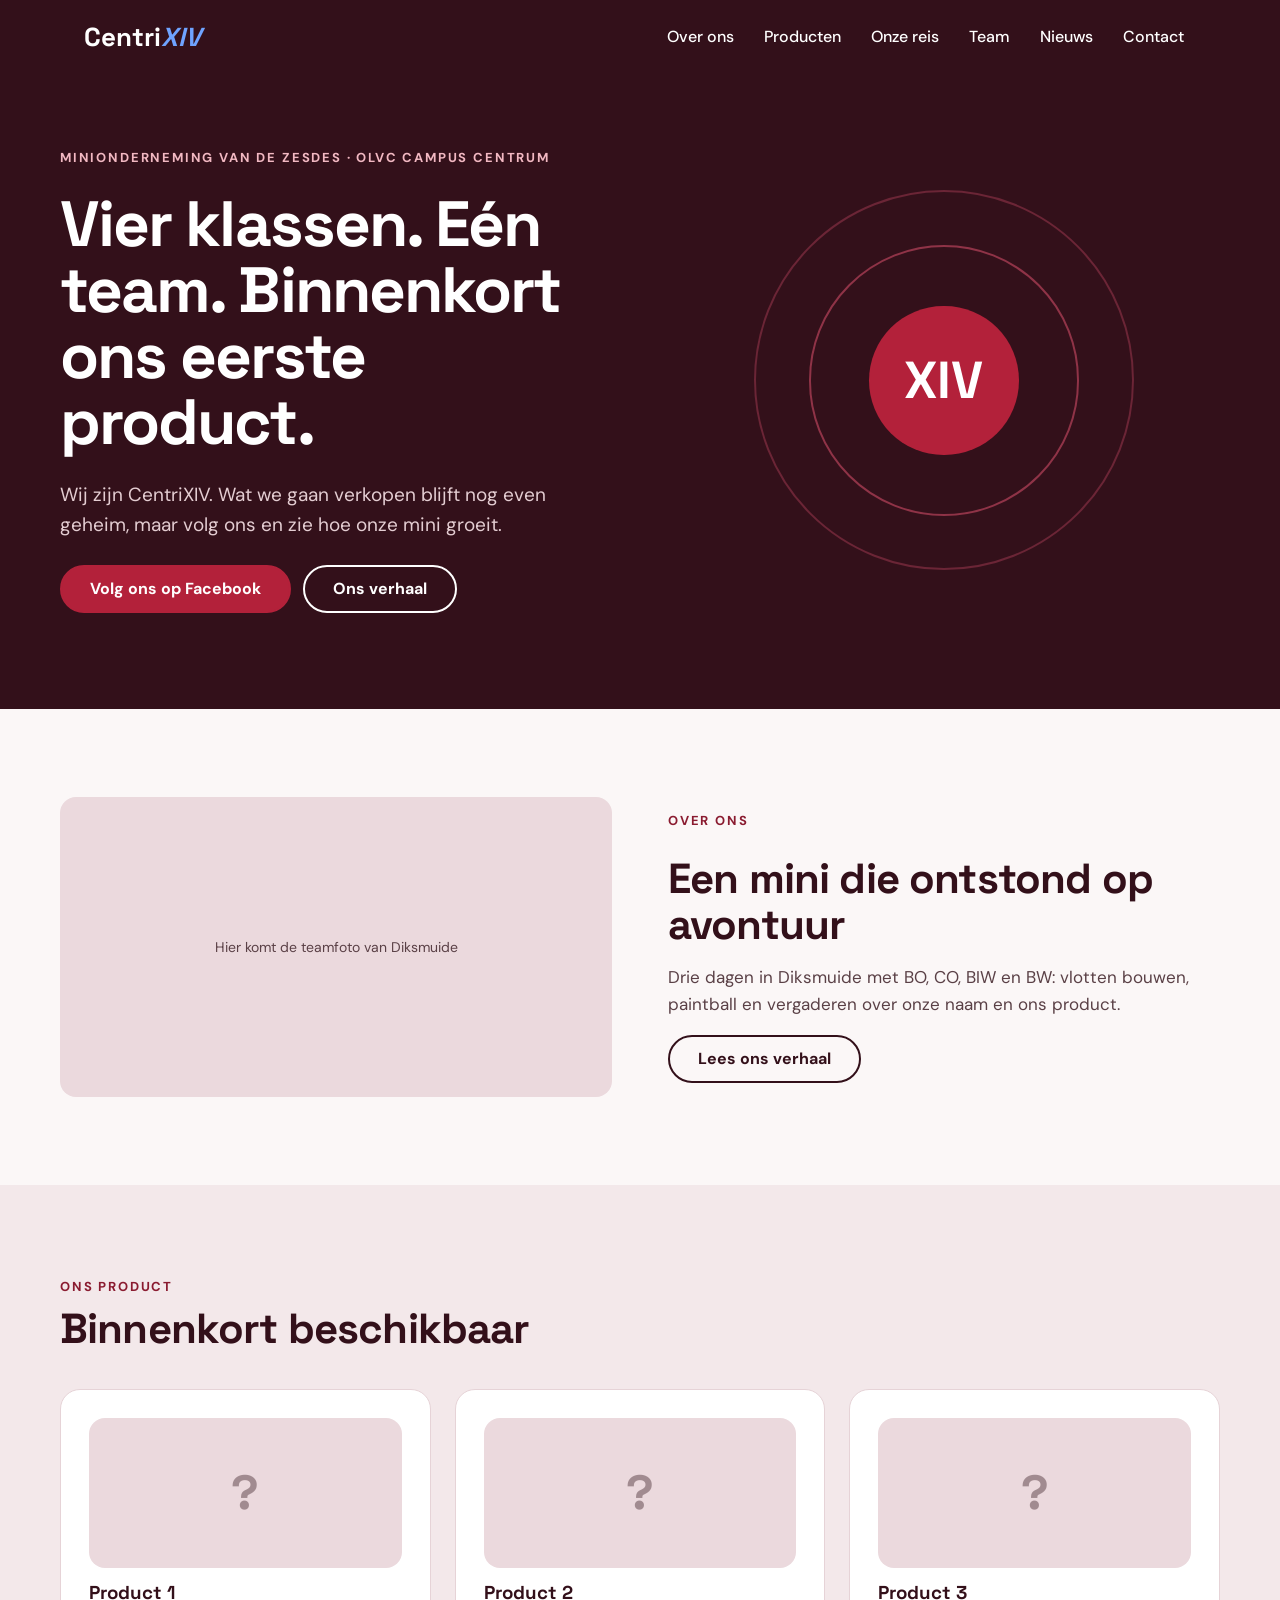
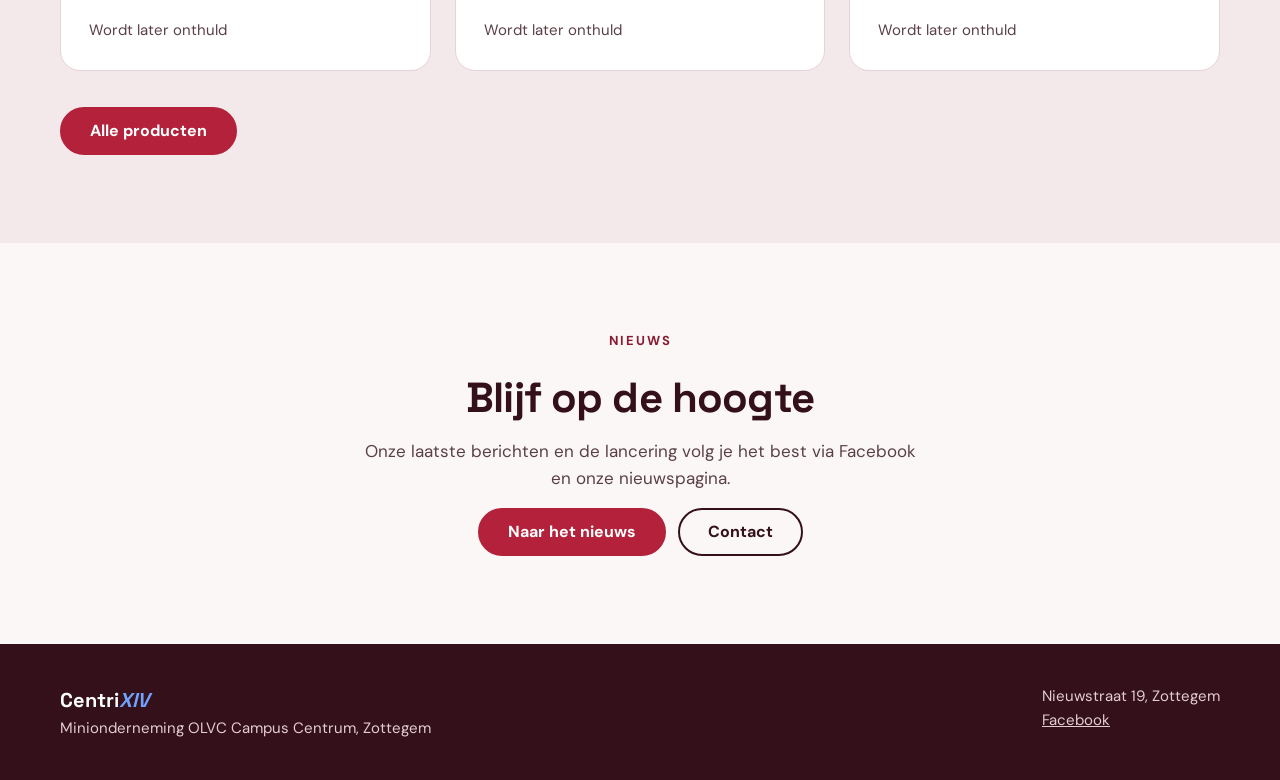
<file: index.html>
<!doctype html>
<html lang="nl">
    <head>
        <meta charset="utf-8">
        <meta name="viewport" content="width=device-width, initial-scale=1">
        <title>Home · CentriXIV</title>

        <link
            href="https://fonts.googleapis.com/css2?family=Space+Grotesk:wght@500;700&family=DM+Sans:wght@400;500;700&display=swap"
            rel="stylesheet"
        >
        <link rel="stylesheet" href="Presentation/Stylesheets/style.css">
    </head>

    <body>
        <header>
            <div class="bar">
                <a class="logo" href="index.html">
                    Centri<span>XIV</span>
                </a>

                <nav>
                    <a href="Presentation/Pages/over-ons.html">Over ons</a>
                    <a href="Presentation/Pages/producten.html">Producten</a>
                    <a href="Presentation/Pages/onze-reis.html">Onze reis</a>
                    <a href="Presentation/Pages/team.html">Team</a>
                    <a href="Presentation/Pages/nieuws.html">Nieuws</a>
                    <a href="Presentation/Pages/contact.html">Contact</a>
                </nav>
            </div>
        </header>

        <main>
            <section class="hero">
                <div class="in">
                    <div class="stack" style="gap: 24px">
                        <span class="eyebrow" style="color: #F2B8C2">
                            Minionderneming van de zesdes · OLVC Campus Centrum
                        </span>

                        <h1>
                            Vier klassen. Eén team. Binnenkort ons eerste product.
                        </h1>

                        <p>
                            Wij zijn CentriXIV. Wat we gaan verkopen blijft nog
                            even geheim, maar volg ons en zie hoe onze mini groeit.
                        </p>

                        <div style="display: flex; gap: 12px; flex-wrap: wrap">
                            <a class="btn" href="https://www.facebook.com/olvccentrum">
                                Volg ons op Facebook
                            </a>

                            <a class="btn o" href="over-ons.html">
                                Ons verhaal
                            </a>
                        </div>
                    </div>

                    <div class="ring">
                        <i>
                            <b>XIV</b>
                        </i>
                    </div>
                </div>
            </section>

            <section class="s">
                <div class="in two">
                    <div class="ph" style="min-height: 300px">
                        Hier komt de teamfoto van Diksmuide
                    </div>

                    <div class="stack">
                        <span class="eyebrow">Over ons</span>

                        <h2>Een mini die ontstond op avontuur</h2>

                        <p class="lead">
                            Drie dagen in Diksmuide met BO, CO, BIW en BW:
                            vlotten bouwen, paintball en vergaderen over onze
                            naam en ons product.
                        </p>

                        <div>
                            <a class="btn o" href="over-ons.html">
                                Lees ons verhaal
                            </a>
                        </div>
                    </div>
                </div>
            </section>

            <section class="s alt">
                <div class="in stack" style="gap: 36px">
                    <div>
                        <span class="eyebrow">Ons product</span>
                        <h2>Binnenkort beschikbaar</h2>
                    </div>

                    <div class="g">
                        <div class="card">
                            <div class="ph" style="height: 150px">
                                <span class="q">?</span>
                            </div>
                            <h3>Product 1</h3>
                            <p>Wordt later onthuld</p>
                        </div>

                        <div class="card">
                            <div class="ph" style="height: 150px">
                                <span class="q">?</span>
                            </div>
                            <h3>Product 2</h3>
                            <p>Wordt later onthuld</p>
                        </div>

                        <div class="card">
                            <div class="ph" style="height: 150px">
                                <span class="q">?</span>
                            </div>
                            <h3>Product 3</h3>
                            <p>Wordt later onthuld</p>
                        </div>
                    </div>

                    <div>
                        <a class="btn" href="producten.html">
                            Alle producten
                        </a>
                    </div>
                </div>
            </section>

            <section class="s">
                <div class="in cta stack" style="align-items: center">
                    <span class="eyebrow">Nieuws</span>

                    <h2>Blijf op de hoogte</h2>

                    <p class="lead" style="max-width: 560px">
                        Onze laatste berichten en de lancering volg je het best
                        via Facebook en onze nieuwspagina.
                    </p>

                    <div
                        style="display: flex; gap: 12px; flex-wrap: wrap; justify-content: center"
                    >
                        <a class="btn" href="nieuws.html">
                            Naar het nieuws
                        </a>

                        <a class="btn o" href="contact.html">
                            Contact
                        </a>
                    </div>
                </div>
            </section>
        </main>

        <footer>
            <div class="in">
                <span>
                    <strong class="logo" style="color: #fff; font-size: 20px">
                        Centri<span>XIV</span>
                    </strong>
                    <br>
                    Minionderneming OLVC Campus Centrum, Zottegem
                </span>

                <span>
                    Nieuwstraat 19, Zottegem
                    <br>
                    <a href="https://www.facebook.com/olvccentrum">
                        Facebook
                    </a>
                </span>
            </div>
        </footer>
    </body>
</html>
</file>
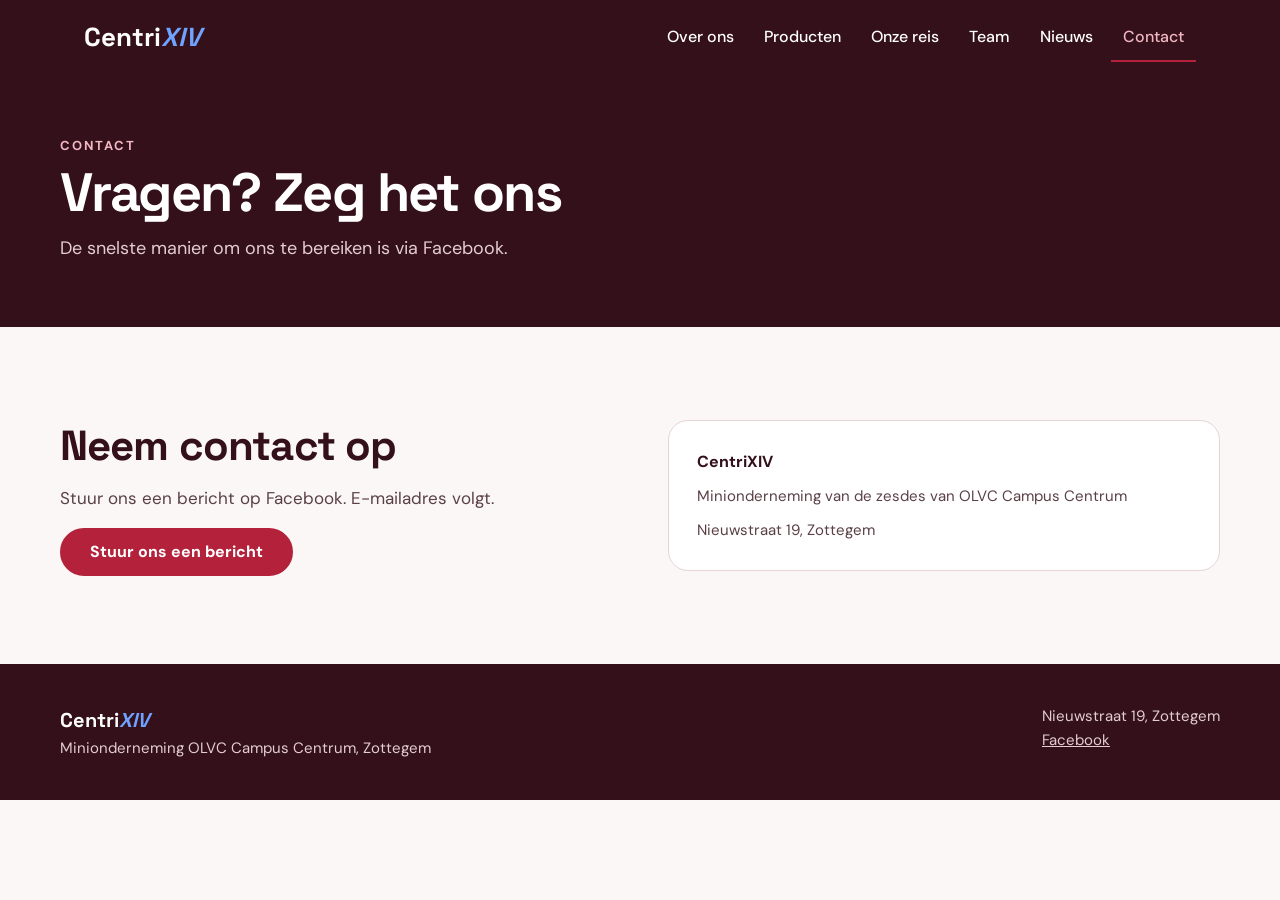
<file: contact.html>
<!doctype html>
<html lang="nl">
<head>
<meta charset="utf-8">
<meta name="viewport" content="width=device-width, initial-scale=1">
<title>Contact · CentriXIV</title>
<link href="https://fonts.googleapis.com/css2?family=Space+Grotesk:wght@500;700&family=DM+Sans:wght@400;500;700&display=swap" rel="stylesheet">
<link rel="stylesheet" href="style.css">
</head>
<body>
<header><div class="bar"><a class="logo" href="index.html">Centri<span>XIV</span></a>
<nav><a href="over-ons.html">Over ons</a><a href="producten.html">Producten</a><a href="onze-reis.html">Onze reis</a><a href="team.html">Team</a><a href="nieuws.html">Nieuws</a><a href="contact.html" class="active">Contact</a></nav></div></header>
<main>
<section class="pagehead"><div class="in"><span class="eyebrow">Contact</span><h1>Vragen? Zeg het ons</h1><p>De snelste manier om ons te bereiken is via Facebook.</p></div></section>
<section class="s"><div class="in two">
<div class="stack"><h2>Neem contact op</h2><p class="lead">Stuur ons een bericht op Facebook. E-mailadres volgt.</p><div><a class="btn" href="https://www.facebook.com/olvccentrum">Stuur ons een bericht</a></div></div>
<div class="card"><strong>CentriXIV</strong><p>Minionderneming van de zesdes van OLVC Campus Centrum</p><p>Nieuwstraat 19, Zottegem</p></div>
</div></section>
</main>
<footer><div class="in"><span><strong class="logo" style="color:#fff;font-size:20px">Centri<span>XIV</span></strong><br>Minionderneming OLVC Campus Centrum, Zottegem</span><span>Nieuwstraat 19, Zottegem<br><a href="https://www.facebook.com/olvccentrum">Facebook</a></span></div></footer>
</body>
</html>
</file>
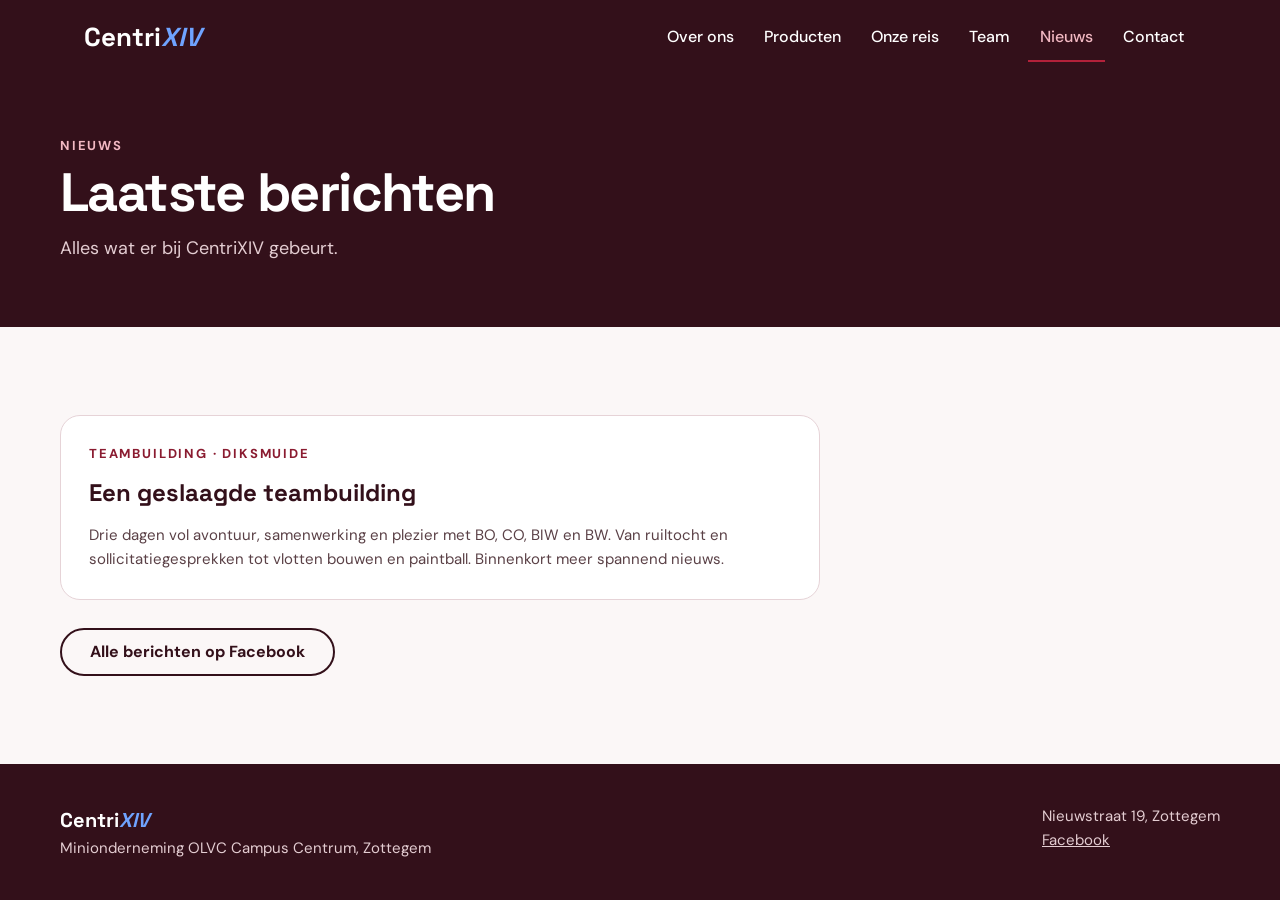
<file: nieuws.html>
<!doctype html>
<html lang="nl">
<head>
<meta charset="utf-8">
<meta name="viewport" content="width=device-width, initial-scale=1">
<title>Nieuws · CentriXIV</title>
<link href="https://fonts.googleapis.com/css2?family=Space+Grotesk:wght@500;700&family=DM+Sans:wght@400;500;700&display=swap" rel="stylesheet">
<link rel="stylesheet" href="style.css">
</head>
<body>
<header><div class="bar"><a class="logo" href="index.html">Centri<span>XIV</span></a>
<nav><a href="over-ons.html">Over ons</a><a href="producten.html">Producten</a><a href="onze-reis.html">Onze reis</a><a href="team.html">Team</a><a href="nieuws.html" class="active">Nieuws</a><a href="contact.html">Contact</a></nav></div></header>
<main>
<section class="pagehead"><div class="in"><span class="eyebrow">Nieuws</span><h1>Laatste berichten</h1><p>Alles wat er bij CentriXIV gebeurt.</p></div></section>
<section class="s"><div class="in stack" style="gap:28px">
<div class="card" style="max-width:760px"><span class="eyebrow">Teambuilding · Diksmuide</span><h3 style="font-size:24px">Een geslaagde teambuilding</h3><p>Drie dagen vol avontuur, samenwerking en plezier met BO, CO, BIW en BW. Van ruiltocht en sollicitatiegesprekken tot vlotten bouwen en paintball. Binnenkort meer spannend nieuws.</p></div>
<div><a class="btn o" href="https://www.facebook.com/olvccentrum">Alle berichten op Facebook</a></div></div></section>
</main>
<footer><div class="in"><span><strong class="logo" style="color:#fff;font-size:20px">Centri<span>XIV</span></strong><br>Minionderneming OLVC Campus Centrum, Zottegem</span><span>Nieuwstraat 19, Zottegem<br><a href="https://www.facebook.com/olvccentrum">Facebook</a></span></div></footer>
</body>
</html>
</file>
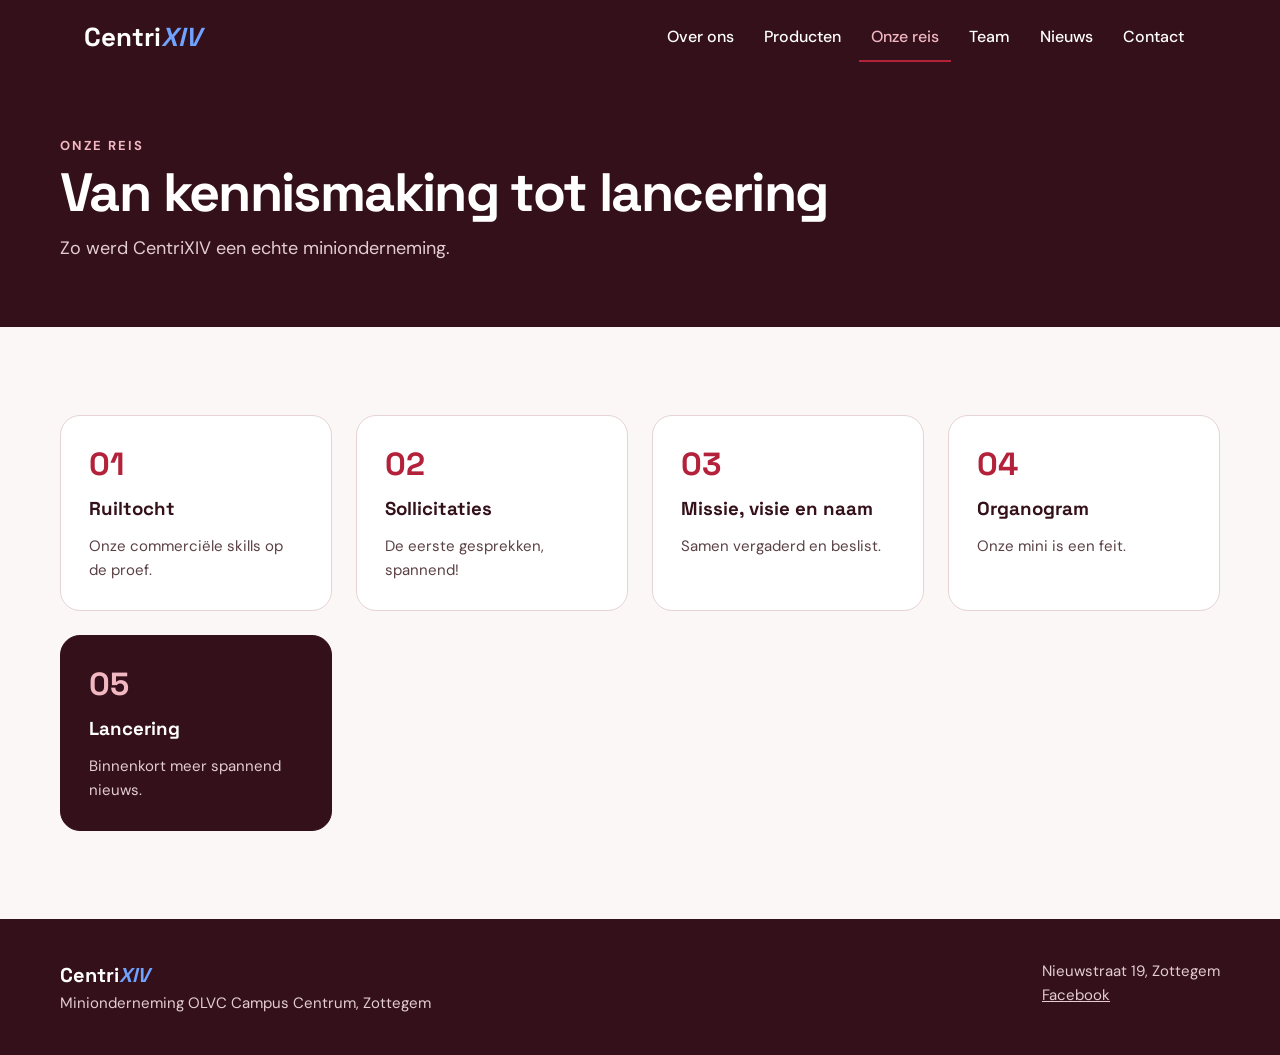
<file: onze-reis.html>
<!doctype html>
<html lang="nl">
<head>
<meta charset="utf-8">
<meta name="viewport" content="width=device-width, initial-scale=1">
<title>Onze reis · CentriXIV</title>
<link href="https://fonts.googleapis.com/css2?family=Space+Grotesk:wght@500;700&family=DM+Sans:wght@400;500;700&display=swap" rel="stylesheet">
<link rel="stylesheet" href="style.css">
</head>
<body>
<header><div class="bar"><a class="logo" href="index.html">Centri<span>XIV</span></a>
<nav><a href="over-ons.html">Over ons</a><a href="producten.html">Producten</a><a href="onze-reis.html" class="active">Onze reis</a><a href="team.html">Team</a><a href="nieuws.html">Nieuws</a><a href="contact.html">Contact</a></nav></div></header>
<main>
<section class="pagehead"><div class="in"><span class="eyebrow">Onze reis</span><h1>Van kennismaking tot lancering</h1><p>Zo werd CentriXIV een echte minionderneming.</p></div></section>
<section class="s"><div class="in g" style="grid-template-columns:repeat(auto-fit,minmax(220px,1fr))"><div class="card"><span class="num">01</span><h3>Ruiltocht</h3><p>Onze commerciële skills op de proef.</p></div><div class="card"><span class="num">02</span><h3>Sollicitaties</h3><p>De eerste gesprekken, spannend!</p></div><div class="card"><span class="num">03</span><h3>Missie, visie en naam</h3><p>Samen vergaderd en beslist.</p></div><div class="card"><span class="num">04</span><h3>Organogram</h3><p>Onze mini is een feit.</p></div>
<div class="card dark"><span class="num">05</span><h3>Lancering</h3><p>Binnenkort meer spannend nieuws.</p></div></div></section>
</main>
<footer><div class="in"><span><strong class="logo" style="color:#fff;font-size:20px">Centri<span>XIV</span></strong><br>Minionderneming OLVC Campus Centrum, Zottegem</span><span>Nieuwstraat 19, Zottegem<br><a href="https://www.facebook.com/olvccentrum">Facebook</a></span></div></footer>
</body>
</html>
</file>
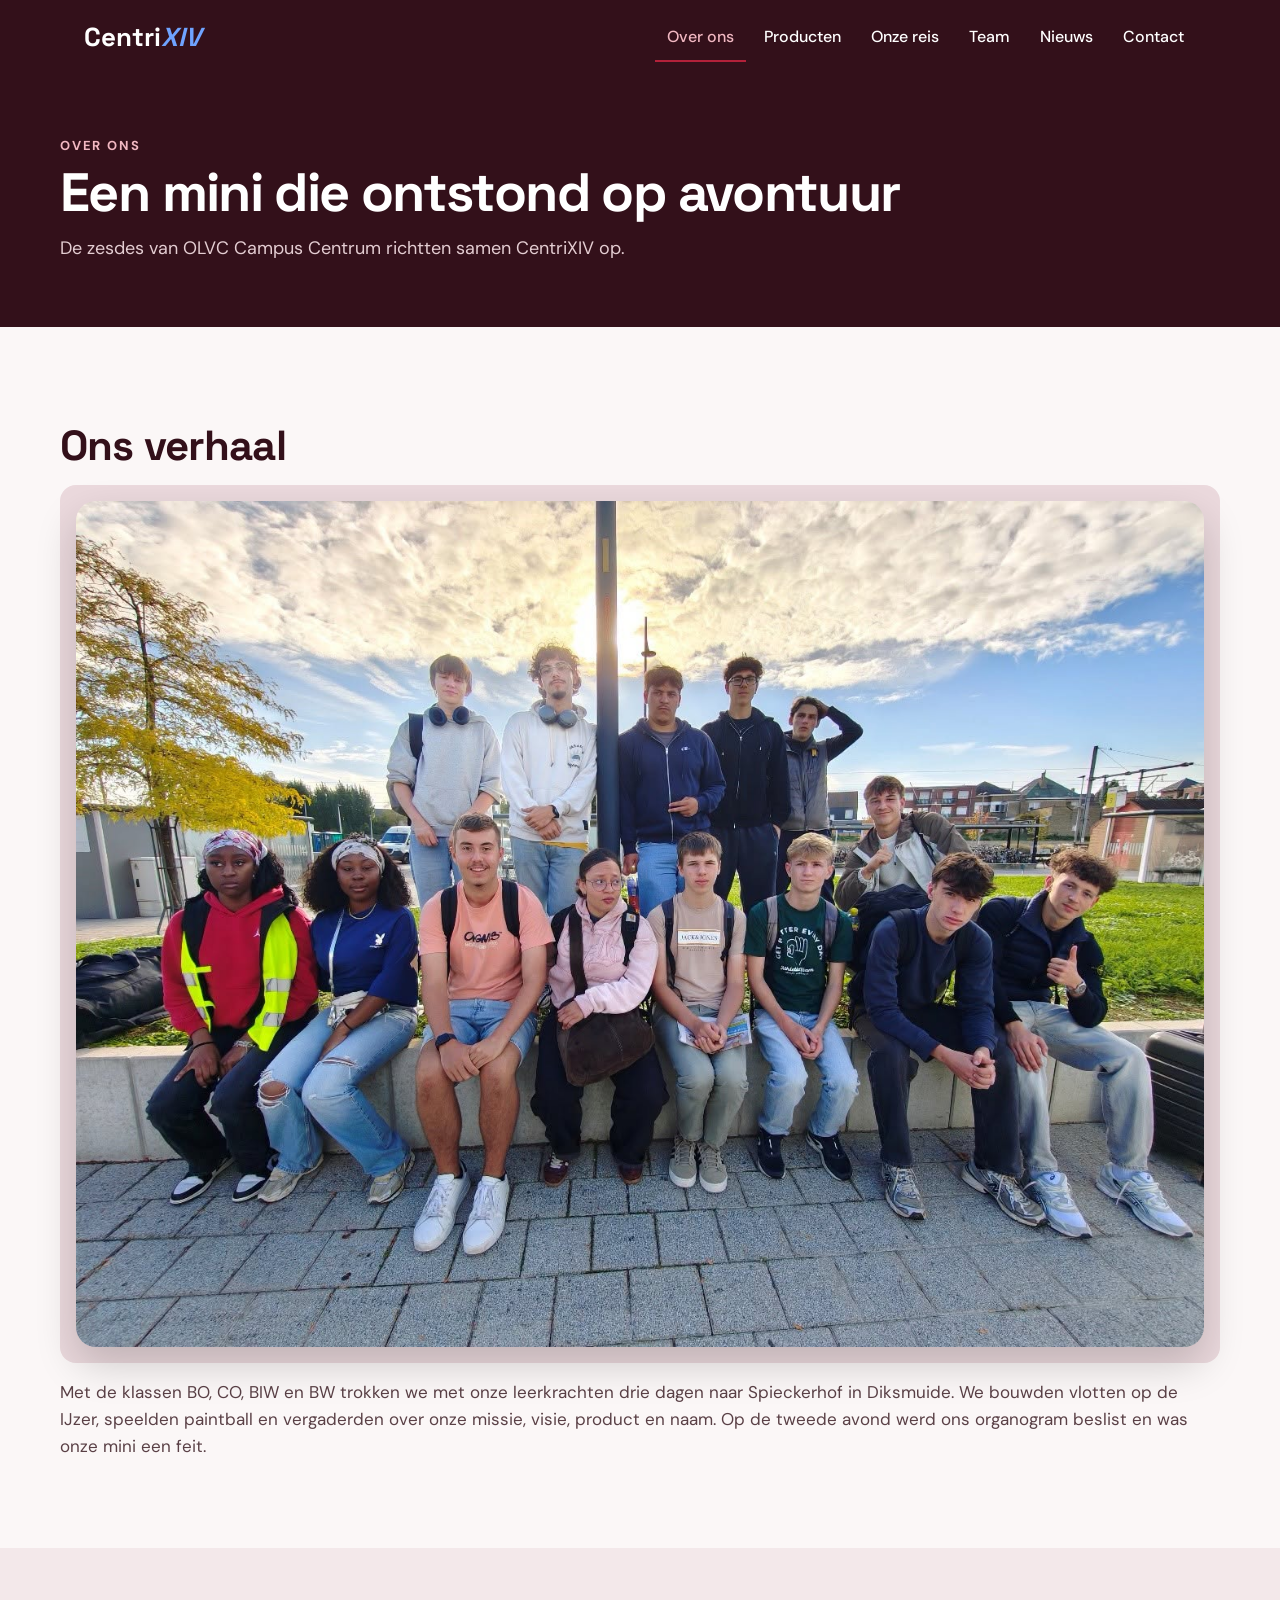
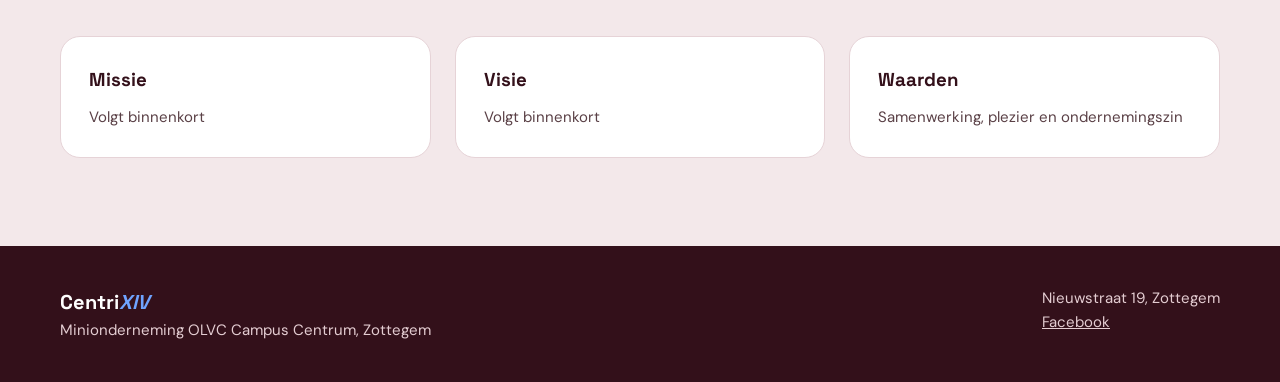
<file: over-ons.html>
<!doctype html>
<html lang="nl">
<head>
<meta charset="utf-8">
<meta name="viewport" content="width=device-width, initial-scale=1">
<title>Over ons · CentriXIV</title>
<link href="https://fonts.googleapis.com/css2?family=Space+Grotesk:wght@500;700&family=DM+Sans:wght@400;500;700&display=swap" rel="stylesheet">
<link rel="stylesheet" href="style.css">
</head>
<body>
<header><div class="bar"><a class="logo" href="index.html">Centri<span>XIV</span></a>
<nav><a href="over-ons.html" class="active">Over ons</a><a href="producten.html">Producten</a><a href="onze-reis.html">Onze reis</a><a href="team.html">Team</a><a href="nieuws.html">Nieuws</a><a href="contact.html">Contact</a></nav></div></header>
<main>
<section class="pagehead"><div class="in"><span class="eyebrow">Over ons</span><h1>Een mini die ontstond op avontuur</h1><p>De zesdes van OLVC Campus Centrum richtten samen CentriXIV op.</p></div></section>
<section class="s"><div class="in two">
<div class="stack"><h2>Ons verhaal</h2>
<div class="ph" style="min-height:320px"><img id="fotodsk" src="828565102_1420510573552740_6905518975621534052_n.jpg" alt=""></div>
<p class="lead">Met de klassen BO, CO, BIW en BW trokken we met onze leerkrachten drie dagen naar Spieckerhof in Diksmuide. We bouwden vlotten op de IJzer, speelden paintball en vergaderden over onze missie, visie, product en naam. Op de tweede avond werd ons organogram beslist en was onze mini een feit.</p></div>
</div></section>
<section class="s alt"><div class="in g" style="grid-template-columns:repeat(auto-fit,minmax(280px,1fr))">
<div class="card"><h3>Missie</h3><p>Volgt binnenkort</p></div>
<div class="card"><h3>Visie</h3><p>Volgt binnenkort</p></div>
<div class="card"><h3>Waarden</h3><p>Samenwerking, plezier en ondernemingszin</p></div>
</div></section>
</main>
<footer><div class="in"><span><strong class="logo" style="color:#fff;font-size:20px">Centri<span>XIV</span></strong><br>Minionderneming OLVC Campus Centrum, Zottegem</span><span>Nieuwstraat 19, Zottegem<br><a href="https://www.facebook.com/olvccentrum">Facebook</a></span></div></footer>
</body>
</html>
</file>
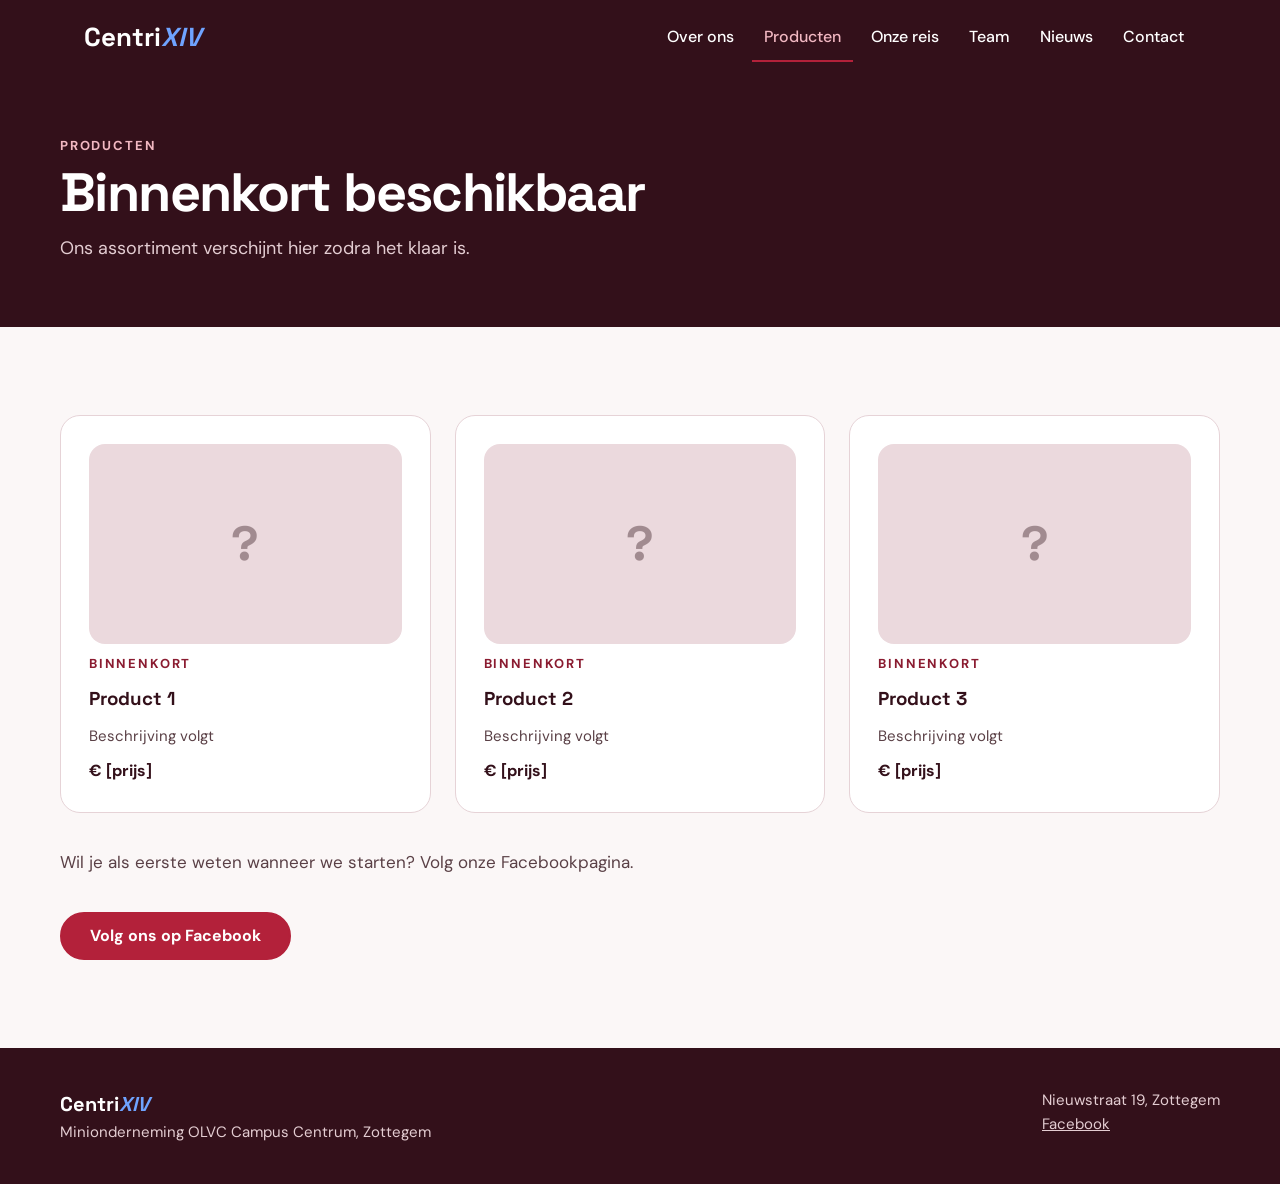
<file: producten.html>
<!doctype html>
<html lang="nl">
<head>
<meta charset="utf-8">
<meta name="viewport" content="width=device-width, initial-scale=1">
<title>Producten · CentriXIV</title>
<link href="https://fonts.googleapis.com/css2?family=Space+Grotesk:wght@500;700&family=DM+Sans:wght@400;500;700&display=swap" rel="stylesheet">
<link rel="stylesheet" href="style.css">
</head>
<body>
<header><div class="bar"><a class="logo" href="index.html">Centri<span>XIV</span></a>
<nav><a href="over-ons.html">Over ons</a><a href="producten.html" class="active">Producten</a><a href="onze-reis.html">Onze reis</a><a href="team.html">Team</a><a href="nieuws.html">Nieuws</a><a href="contact.html">Contact</a></nav></div></header>
<main>
<section class="pagehead"><div class="in"><span class="eyebrow">Producten</span><h1>Binnenkort beschikbaar</h1><p>Ons assortiment verschijnt hier zodra het klaar is.</p></div></section>
<section class="s"><div class="in stack" style="gap:36px"><div class="g"><div class="card"><div class="ph" style="height:200px"><span class="q">?</span></div><span class="eyebrow">Binnenkort</span><h3>Product 1</h3><p>Beschrijving volgt</p><strong>€ [prijs]</strong></div><div class="card"><div class="ph" style="height:200px"><span class="q">?</span></div><span class="eyebrow">Binnenkort</span><h3>Product 2</h3><p>Beschrijving volgt</p><strong>€ [prijs]</strong></div><div class="card"><div class="ph" style="height:200px"><span class="q">?</span></div><span class="eyebrow">Binnenkort</span><h3>Product 3</h3><p>Beschrijving volgt</p><strong>€ [prijs]</strong></div></div>
<p class="lead">Wil je als eerste weten wanneer we starten? Volg onze Facebookpagina.</p><div><a class="btn" href="https://www.facebook.com/olvccentrum">Volg ons op Facebook</a></div></div></section>
</main>
<footer><div class="in"><span><strong class="logo" style="color:#fff;font-size:20px">Centri<span>XIV</span></strong><br>Minionderneming OLVC Campus Centrum, Zottegem</span><span>Nieuwstraat 19, Zottegem<br><a href="https://www.facebook.com/olvccentrum">Facebook</a></span></div></footer>
</body>
</html>
</file>
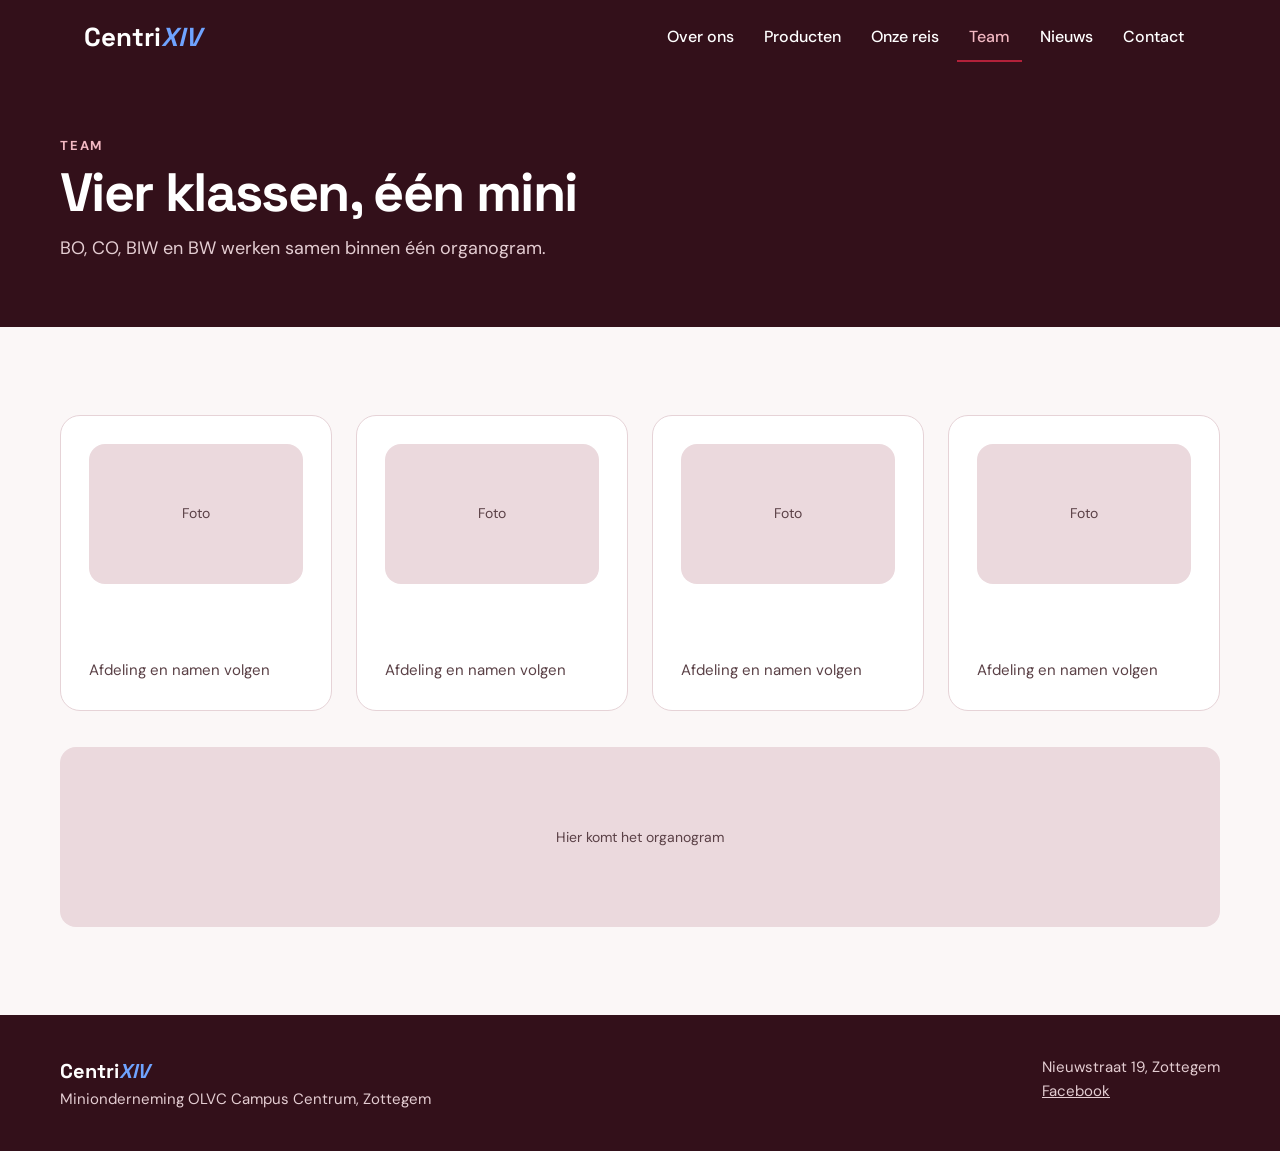
<file: team.html>
<!doctype html>
<html lang="nl">
<head>
<meta charset="utf-8">
<meta name="viewport" content="width=device-width, initial-scale=1">
<title>Team · CentriXIV</title>
<link href="https://fonts.googleapis.com/css2?family=Space+Grotesk:wght@500;700&family=DM+Sans:wght@400;500;700&display=swap" rel="stylesheet">
<link rel="stylesheet" href="style.css">
</head>
<body>
<header><div class="bar"><a class="logo" href="index.html">Centri<span>XIV</span></a>
<nav><a href="over-ons.html">Over ons</a><a href="producten.html">Producten</a><a href="onze-reis.html">Onze reis</a><a href="team.html" class="active">Team</a><a href="nieuws.html">Nieuws</a><a href="contact.html">Contact</a></nav></div></header>
<main>
<section class="pagehead"><div class="in"><span class="eyebrow">Team</span><h1>Vier klassen, één mini</h1><p>BO, CO, BIW en BW werken samen binnen één organogram.</p></div></section>
<section class="s"><div class="in stack" style="gap:36px"><div class="g" style="grid-template-columns:repeat(auto-fit,minmax(200px,1fr))"><div class="card"><div class="ph" style="height:140px">Foto</div><span class="logo" style="font-size:34px">BO</span><p>Afdeling en namen volgen</p></div><div class="card"><div class="ph" style="height:140px">Foto</div><span class="logo" style="font-size:34px">CO</span><p>Afdeling en namen volgen</p></div><div class="card"><div class="ph" style="height:140px">Foto</div><span class="logo" style="font-size:34px">BIW</span><p>Afdeling en namen volgen</p></div><div class="card"><div class="ph" style="height:140px">Foto</div><span class="logo" style="font-size:34px">BW</span><p>Afdeling en namen volgen</p></div></div>
<div class="ph" style="height:180px">Hier komt het organogram</div></div></section>
</main>
<footer><div class="in"><span><strong class="logo" style="color:#fff;font-size:20px">Centri<span>XIV</span></strong><br>Minionderneming OLVC Campus Centrum, Zottegem</span><span>Nieuwstraat 19, Zottegem<br><a href="https://www.facebook.com/olvccentrum">Facebook</a></span></div></footer>
</body>
</html>
</file>
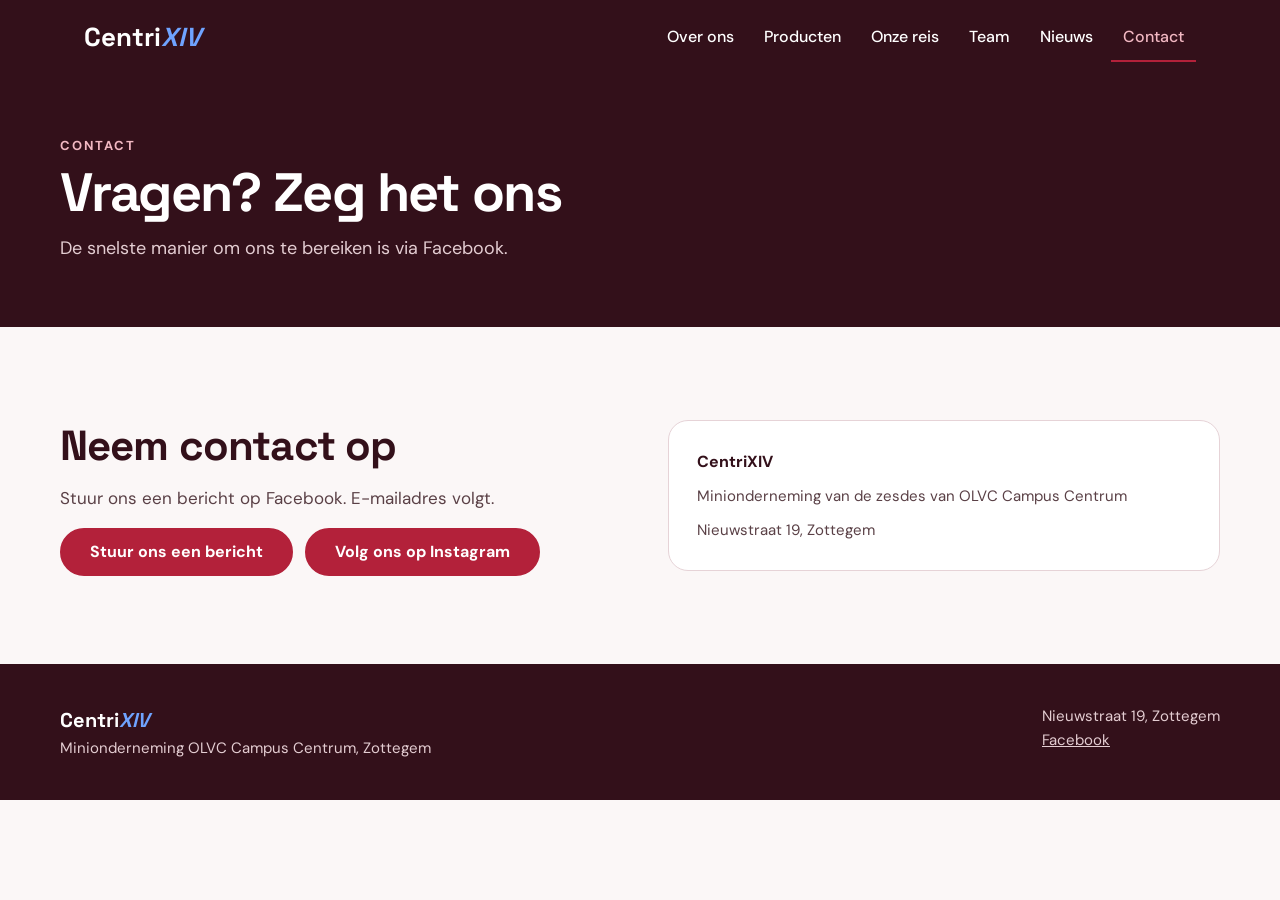
<file: Presentation/Pages/contact.html>
<!doctype html>
<html lang="nl">
    <head>
        <meta charset="utf-8">
        <meta name="viewport" content="width=device-width, initial-scale=1">
        <title>Contact · CentriXIV</title>

        <link
            href="https://fonts.googleapis.com/css2?family=Space+Grotesk:wght@500;700&family=DM+Sans:wght@400;500;700&display=swap"
            rel="stylesheet"
        >
        <link rel="stylesheet" href="../Stylesheets/style.css">
    </head>

    <body>
        <header>
            <div class="bar">
                <a class="logo" href="../../index.html">
                    Centri<span>XIV</span>
                </a>

                <nav>
                    <a href="over-ons.html">Over ons</a>
                    <a href="producten.html">Producten</a>
                    <a href="onze-reis.html">Onze reis</a>
                    <a href="team.html">Team</a>
                    <a href="nieuws.html">Nieuws</a>
                    <a href="contact.html" class="active">Contact</a>
                </nav>
            </div>
        </header>

        <main>
            <section class="pagehead">
                <div class="in">
                    <span class="eyebrow">Contact</span>
                    <h1>Vragen? Zeg het ons</h1>
                    <p>
                        De snelste manier om ons te bereiken is via Facebook.
                    </p>
                </div>
            </section>

            <section class="s">
                <div class="in two">
                    <div class="stack">
                        <h2>Neem contact op</h2>

                        <p class="lead">
                            Stuur ons een bericht op Facebook.
                            E-mailadres volgt.
                        </p>

                        <div class="social-links">
                            <a
                                class="btn"
                                href="https://www.facebook.com/olvccentrum"
                            >
                                Stuur ons een bericht
                            </a>
                            <a
                                class="btn"
                                href="https://instagram.com/centrixiv.olvc?dlrf=bm5rcHk0YzA2ZWk0"
                            >
                                Volg ons op Instagram
                            </a>
                        </div>
                    </div>

                    <div class="card">
                        <strong>CentriXIV</strong>

                        <p>
                            Minionderneming van de zesdes van OLVC Campus Centrum
                        </p>

                        <p>Nieuwstraat 19, Zottegem</p>
                    </div>
                </div>
            </section>
        </main>

        <footer>
            <div class="in">
                <span>
                    <strong
                        class="logo"
                        style="color: #fff; font-size: 20px"
                    >
                        Centri<span>XIV</span>
                    </strong>
                    <br>
                    Minionderneming OLVC Campus Centrum, Zottegem
                </span>

                <span>
                    Nieuwstraat 19, Zottegem
                    <br>
                    <a href="https://www.facebook.com/olvccentrum">
                        Facebook
                    </a>
                </span>
            </div>
        </footer>
    </body>
</html>
</file>
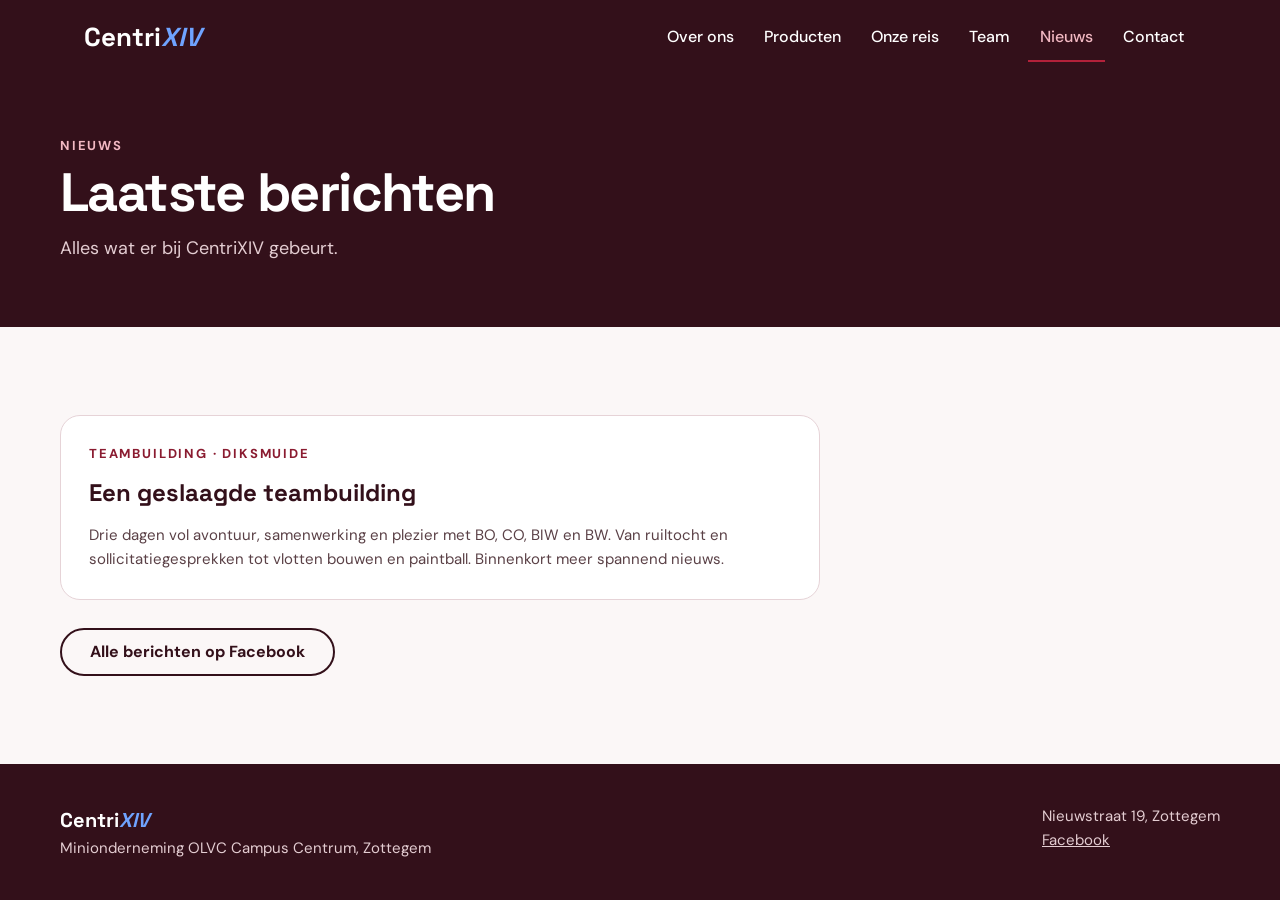
<file: Presentation/Pages/nieuws.html>
<!doctype html>
<html lang="nl">
    <head>
        <meta charset="utf-8">
        <meta name="viewport" content="width=device-width, initial-scale=1">
        <title>Nieuws · CentriXIV</title>

        <link
            href="https://fonts.googleapis.com/css2?family=Space+Grotesk:wght@500;700&family=DM+Sans:wght@400;500;700&display=swap"
            rel="stylesheet"
        >
        <link rel="stylesheet" href="../Stylesheets/style.css">
    </head>

    <body>
        <header>
            <div class="bar">
                <a class="logo" href="../../index.html">
                    Centri<span>XIV</span>
                </a>

                <nav>
                    <a href="over-ons.html">Over ons</a>
                    <a href="producten.html">Producten</a>
                    <a href="onze-reis.html">Onze reis</a>
                    <a href="team.html">Team</a>
                    <a href="nieuws.html" class="active">Nieuws</a>
                    <a href="contact.html">Contact</a>
                </nav>
            </div>
        </header>

        <main>
            <section class="pagehead">
                <div class="in">
                    <span class="eyebrow">Nieuws</span>
                    <h1>Laatste berichten</h1>
                    <p>Alles wat er bij CentriXIV gebeurt.</p>
                </div>
            </section>

            <section class="s">
                <div class="in stack" style="gap: 28px">
                    <div class="card" style="max-width: 760px">
                        <span class="eyebrow">
                            Teambuilding · Diksmuide
                        </span>

                        <h3 style="font-size: 24px">
                            Een geslaagde teambuilding
                        </h3>

                        <p>
                            Drie dagen vol avontuur, samenwerking en plezier
                            met BO, CO, BIW en BW. Van ruiltocht en
                            sollicitatiegesprekken tot vlotten bouwen en
                            paintball. Binnenkort meer spannend nieuws.
                        </p>
                    </div>

                    <div>
                        <a
                            class="btn o"
                            href="https://www.facebook.com/olvccentrum"
                        >
                            Alle berichten op Facebook
                        </a>
                    </div>
                </div>
            </section>
        </main>

        <footer>
            <div class="in">
                <span>
                    <strong
                        class="logo"
                        style="color: #fff; font-size: 20px"
                    >
                        Centri<span>XIV</span>
                    </strong>
                    <br>
                    Minionderneming OLVC Campus Centrum, Zottegem
                </span>

                <span>
                    Nieuwstraat 19, Zottegem
                    <br>
                    <a href="https://www.facebook.com/olvccentrum">
                        Facebook
                    </a>
                </span>
            </div>
        </footer>
    </body>
</html>
</file>
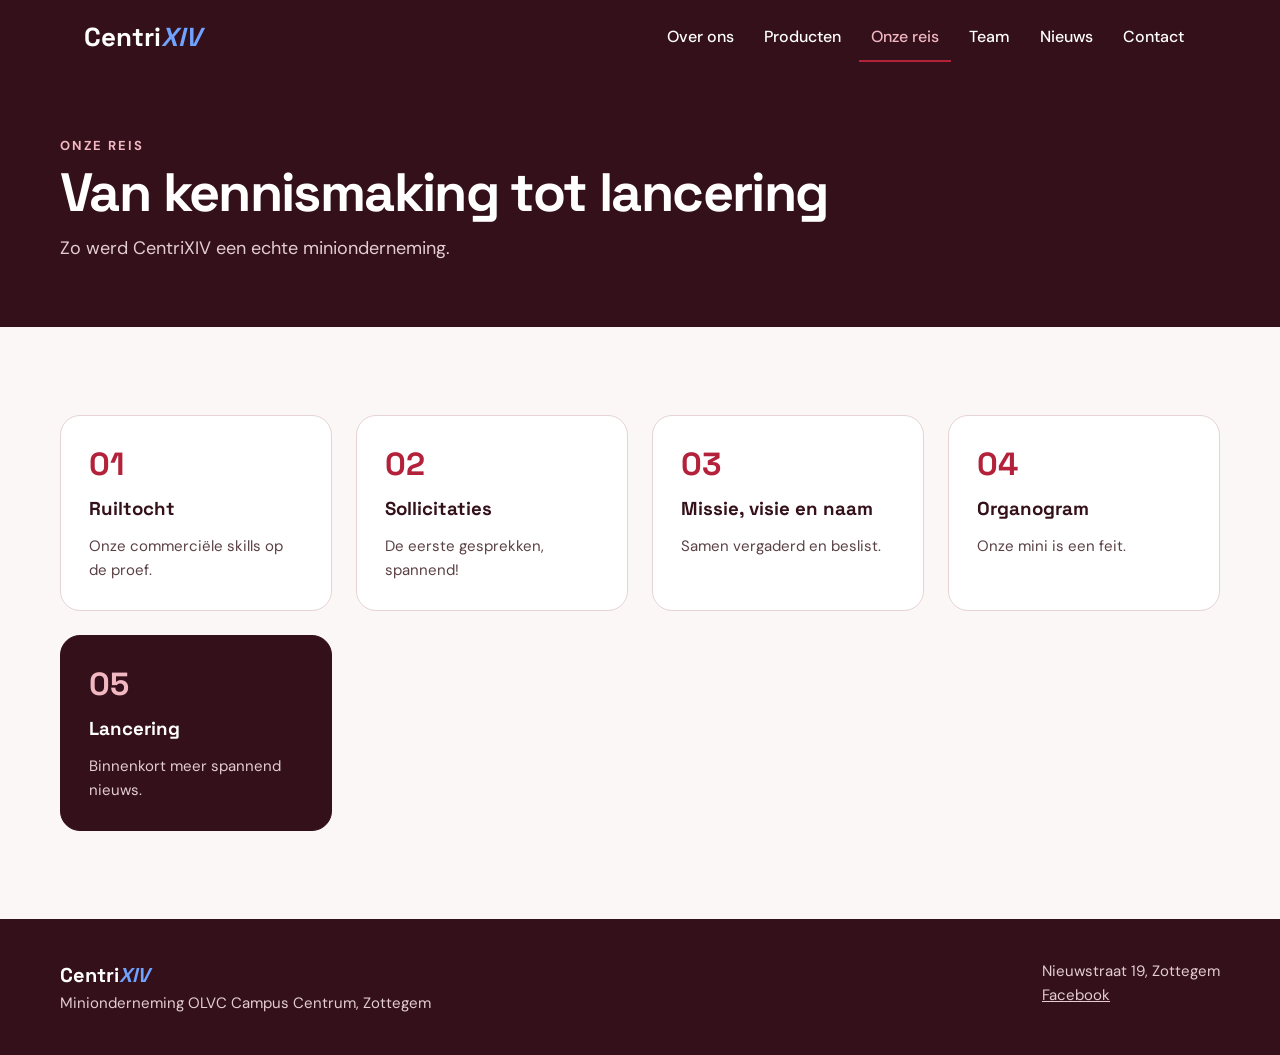
<file: Presentation/Pages/onze-reis.html>
<!doctype html>
<html lang="nl">
    <head>
        <meta charset="utf-8">
        <meta name="viewport" content="width=device-width, initial-scale=1">
        <title>Onze reis · CentriXIV</title>

        <link
            href="https://fonts.googleapis.com/css2?family=Space+Grotesk:wght@500;700&family=DM+Sans:wght@400;500;700&display=swap"
            rel="stylesheet"
        >
        <link rel="stylesheet" href="../Stylesheets/style.css">
    </head>

    <body>
        <header>
            <div class="bar">
                <a class="logo" href="../../index.html">
                    Centri<span>XIV</span>
                </a>

                <nav>
                    <a href="over-ons.html">Over ons</a>
                    <a href="producten.html">Producten</a>
                    <a href="onze-reis.html" class="active">Onze reis</a>
                    <a href="team.html">Team</a>
                    <a href="nieuws.html">Nieuws</a>
                    <a href="contact.html">Contact</a>
                </nav>
            </div>
        </header>

        <main>
            <section class="pagehead">
                <div class="in">
                    <span class="eyebrow">Onze reis</span>
                    <h1>Van kennismaking tot lancering</h1>
                    <p>
                        Zo werd CentriXIV een echte minionderneming.
                    </p>
                </div>
            </section>

            <section class="s">
                <div
                    class="in g"
                    style="grid-template-columns: repeat(auto-fit, minmax(220px, 1fr))"
                >
                    <div class="card">
                        <span class="num">01</span>
                        <h3>Ruiltocht</h3>
                        <p>Onze commerciële skills op de proef.</p>
                    </div>

                    <div class="card">
                        <span class="num">02</span>
                        <h3>Sollicitaties</h3>
                        <p>De eerste gesprekken, spannend!</p>
                    </div>

                    <div class="card">
                        <span class="num">03</span>
                        <h3>Missie, visie en naam</h3>
                        <p>Samen vergaderd en beslist.</p>
                    </div>

                    <div class="card">
                        <span class="num">04</span>
                        <h3>Organogram</h3>
                        <p>Onze mini is een feit.</p>
                    </div>

                    <div class="card dark">
                        <span class="num">05</span>
                        <h3>Lancering</h3>
                        <p>Binnenkort meer spannend nieuws.</p>
                    </div>
                </div>
            </section>
        </main>

        <footer>
            <div class="in">
                <span>
                    <strong
                        class="logo"
                        style="color: #fff; font-size: 20px"
                    >
                        Centri<span>XIV</span>
                    </strong>
                    <br>
                    Minionderneming OLVC Campus Centrum, Zottegem
                </span>

                <span>
                    Nieuwstraat 19, Zottegem
                    <br>
                    <a href="https://www.facebook.com/olvccentrum">
                        Facebook
                    </a>
                </span>
            </div>
        </footer>
    </body>
</html>
</file>
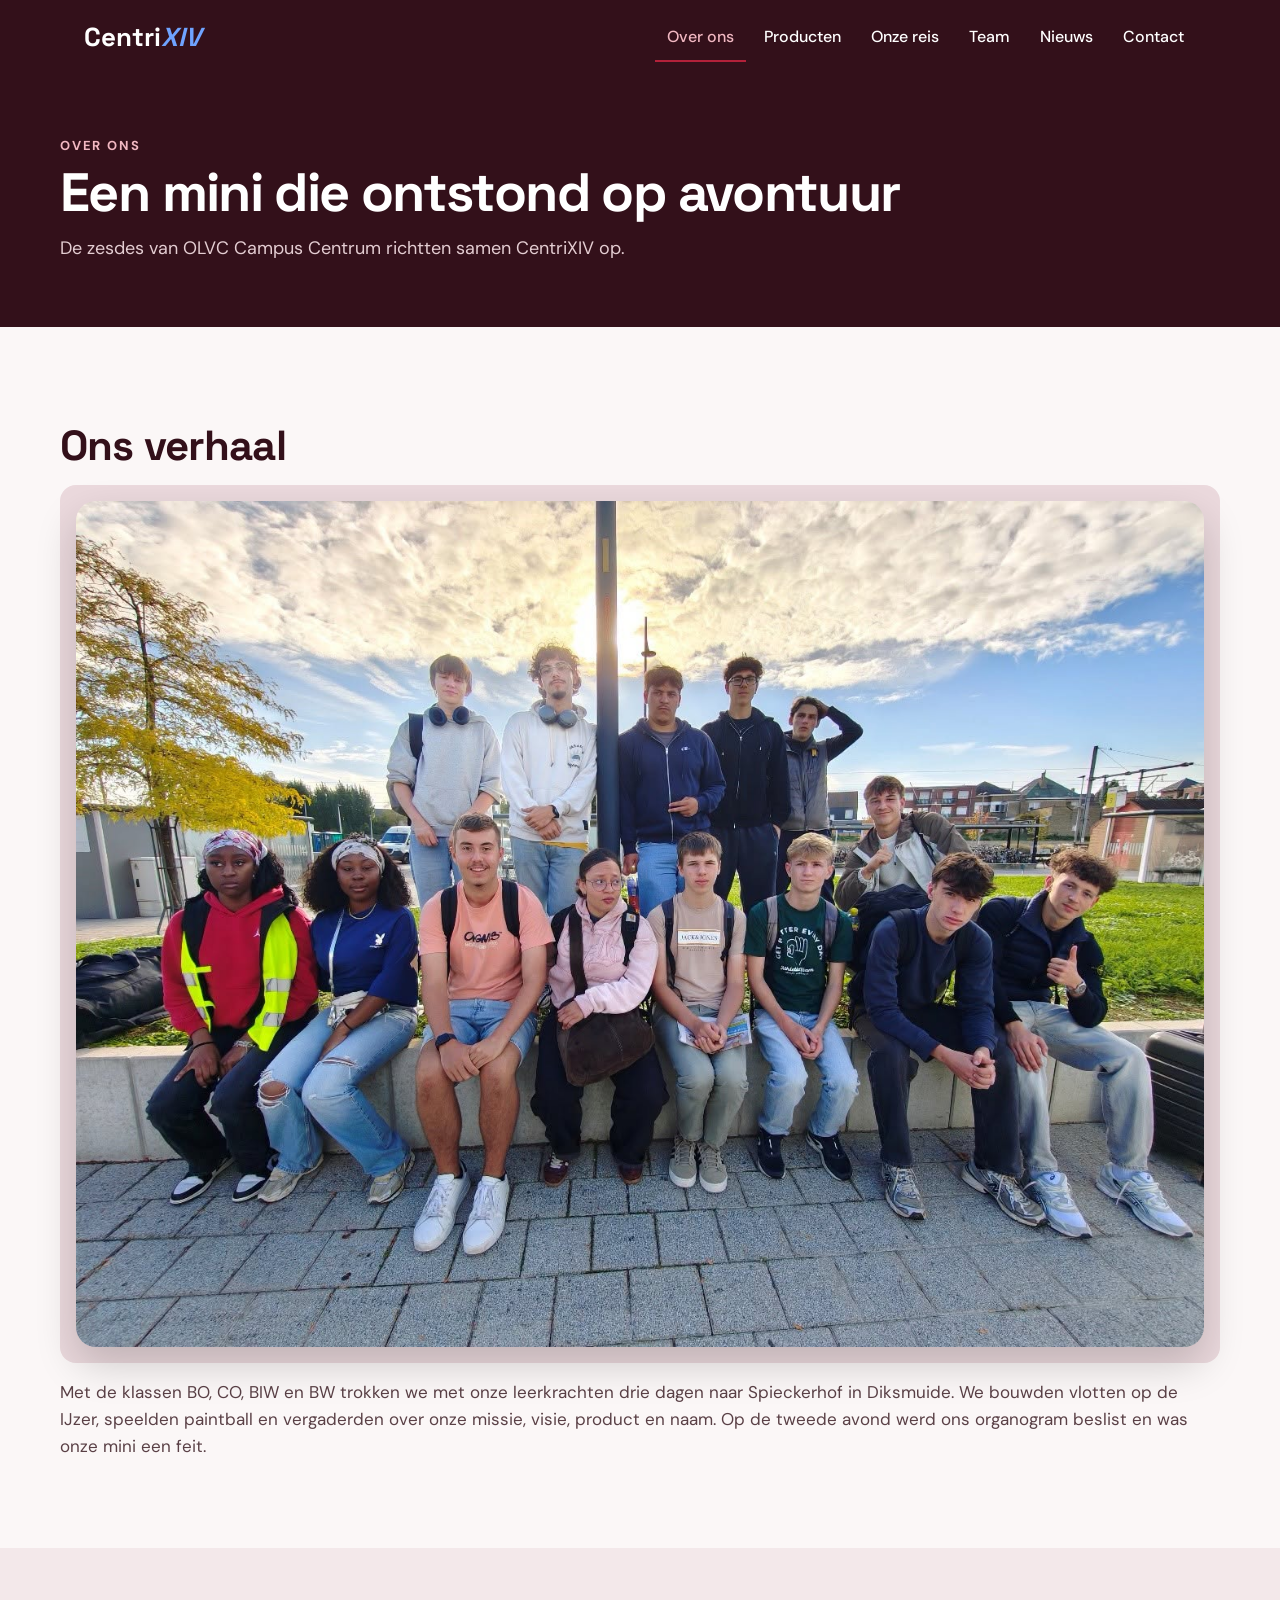
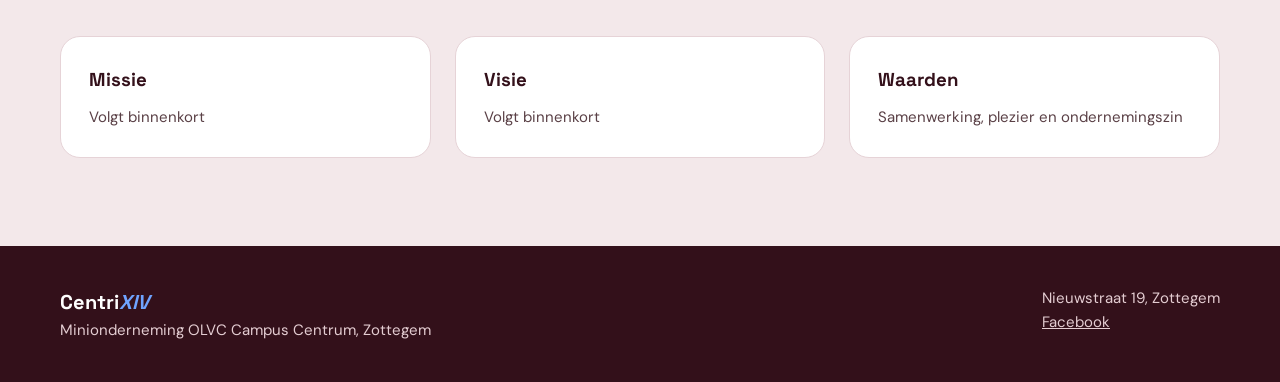
<file: Presentation/Pages/over-ons.html>
<!doctype html>
<html lang="nl">
    <head>
        <meta charset="utf-8">
        <meta name="viewport" content="width=device-width, initial-scale=1">
        <title>Over ons · CentriXIV</title>

        <link
            href="https://fonts.googleapis.com/css2?family=Space+Grotesk:wght@500;700&family=DM+Sans:wght@400;500;700&display=swap"
            rel="stylesheet"
        >
        <link rel="stylesheet" href="../Stylesheets/style.css">
    </head>

    <body>
        <header>
            <div class="bar">
                <a class="logo" href="../../index.html">
                    Centri<span>XIV</span>
                </a>

                <nav>
                    <a href="over-ons.html" class="active">Over ons</a>
                    <a href="producten.html">Producten</a>
                    <a href="onze-reis.html">Onze reis</a>
                    <a href="team.html">Team</a>
                    <a href="nieuws.html">Nieuws</a>
                    <a href="contact.html">Contact</a>
                </nav>
            </div>
        </header>

        <main>
            <section class="pagehead">
                <div class="in">
                    <span class="eyebrow">Over ons</span>
                    <h1>Een mini die ontstond op avontuur</h1>
                    <p>
                        De zesdes van OLVC Campus Centrum richtten samen
                        CentriXIV op.
                    </p>
                </div>
            </section>

            <section class="s">
                <div class="in two">
                    <div class="stack">
                        <h2>Ons verhaal</h2>

                        <div class="ph" style="min-height: 320px">
                            <img
                                id="fotodsk"
                                src="../Images/groeps-foto-diksmuide.jpg"
                                alt=""
                            >
                        </div>

                        <p class="lead">
                            Met de klassen BO, CO, BIW en BW trokken we met
                            onze leerkrachten drie dagen naar Spieckerhof in
                            Diksmuide. We bouwden vlotten op de IJzer, speelden
                            paintball en vergaderden over onze missie, visie,
                            product en naam. Op de tweede avond werd ons
                            organogram beslist en was onze mini een feit.
                        </p>
                    </div>
                </div>
            </section>

            <section class="s alt">
                <div
                    class="in g"
                    style="grid-template-columns: repeat(auto-fit, minmax(280px, 1fr))"
                >
                    <div class="card">
                        <h3>Missie</h3>
                        <p>Volgt binnenkort</p>
                    </div>

                    <div class="card">
                        <h3>Visie</h3>
                        <p>Volgt binnenkort</p>
                    </div>

                    <div class="card">
                        <h3>Waarden</h3>
                        <p>
                            Samenwerking, plezier en ondernemingszin
                        </p>
                    </div>
                </div>
            </section>
        </main>

        <footer>
            <div class="in">
                <span>
                    <strong
                        class="logo"
                        style="color: #fff; font-size: 20px"
                    >
                        Centri<span>XIV</span>
                    </strong>
                    <br>
                    Minionderneming OLVC Campus Centrum, Zottegem
                </span>

                <span>
                    Nieuwstraat 19, Zottegem
                    <br>
                    <a href="https://www.facebook.com/olvccentrum">
                        Facebook
                    </a>
                </span>
            </div>
        </footer>
    </body>
</html>
</file>
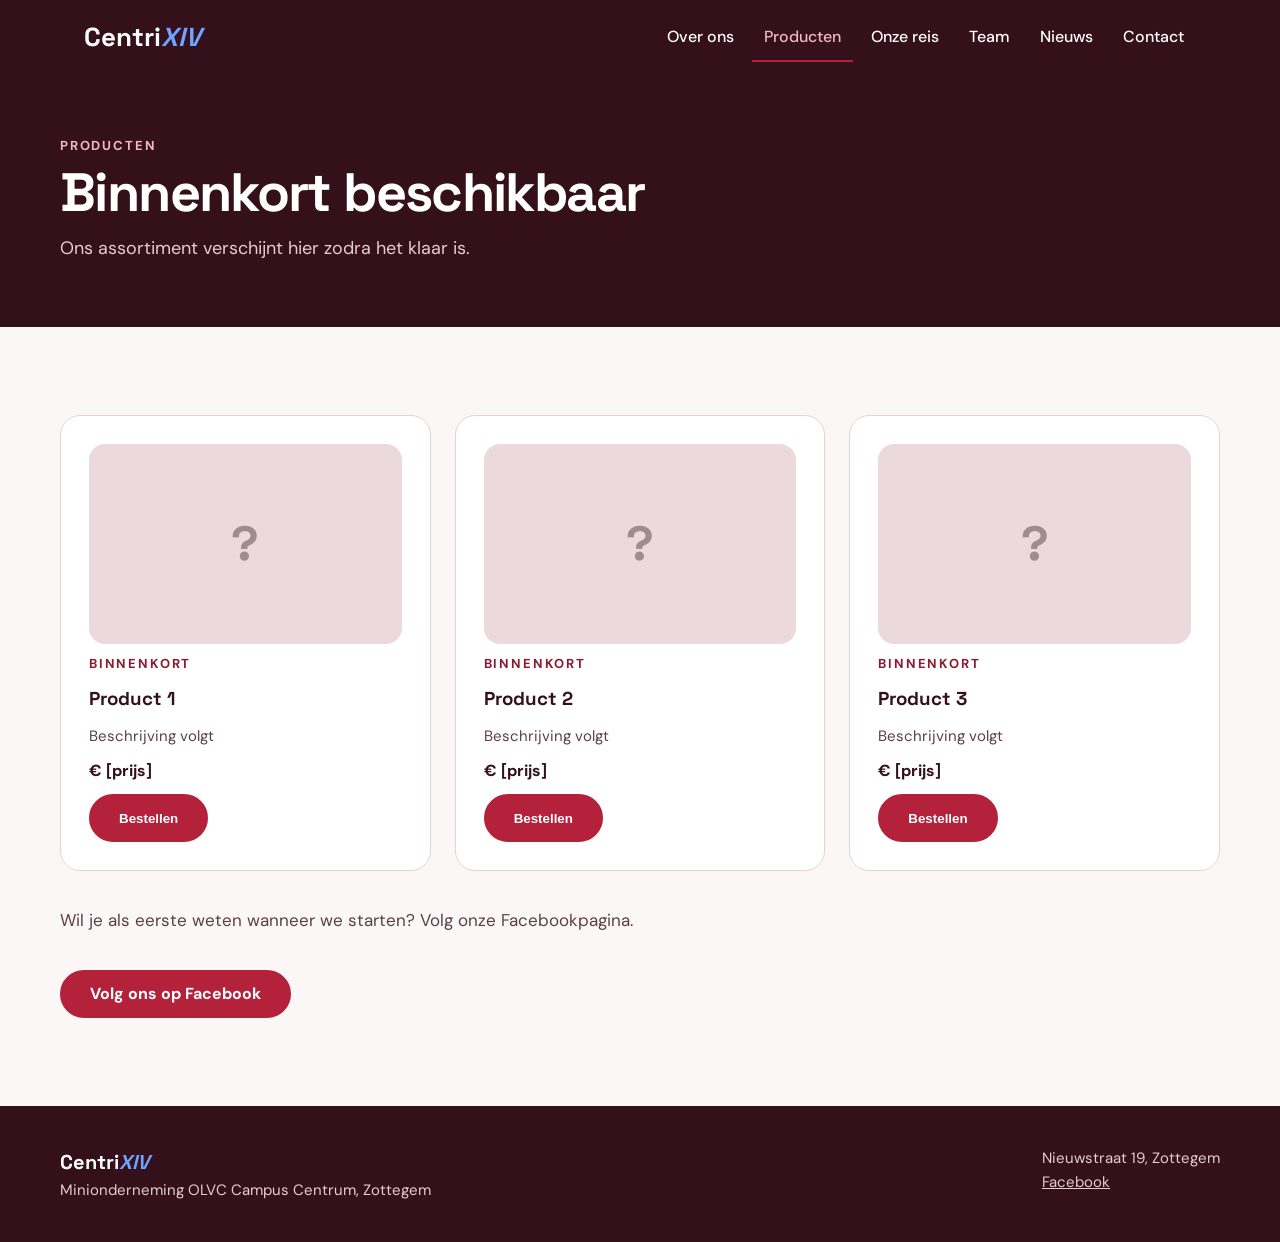
<file: Presentation/Pages/producten.html>
<!doctype html>
<html lang="nl">
    <head>
        <meta charset="utf-8">
        <meta name="viewport" content="width=device-width, initial-scale=1">
        <title>Producten · CentriXIV</title>

        <link
            href="https://fonts.googleapis.com/css2?family=Space+Grotesk:wght@500;700&family=DM+Sans:wght@400;500;700&display=swap"
            rel="stylesheet"
        >
        <link rel="stylesheet" href="../Stylesheets/style.css">
    </head>

    <body>
        <header>
            <div class="bar">
                <a class="logo" href="../../index.html">
                    Centri<span>XIV</span>
                </a>

                <nav>
                    <a href="over-ons.html">Over ons</a>
                    <a href="producten.html" class="active">Producten</a>
                    <a href="onze-reis.html">Onze reis</a>
                    <a href="team.html">Team</a>
                    <a href="nieuws.html">Nieuws</a>
                    <a href="contact.html">Contact</a>
                </nav>
            </div>
        </header>

        <main>
            <section class="pagehead">
                <div class="in">
                    <span class="eyebrow">Producten</span>
                    <h1>Binnenkort beschikbaar</h1>
                    <p>
                        Ons assortiment verschijnt hier zodra het klaar is.
                    </p>
                </div>
            </section>

            <section class="s">
                <div class="in stack" style="gap: 36px">
                    <div class="g">
                        <div class="card">
                            <div class="ph" style="height: 200px">
                                <span class="q">?</span>
                            </div>

                            <span class="eyebrow">Binnenkort</span>
                            <h3>Product 1</h3>
                            <p>Beschrijving volgt</p>
                            <strong>€ [prijs]</strong>
                            <form method="post" action="product-bestellen.php">
                                <input type="hidden" name="product_id" value="1">
                                <button type="submit" class="btn">Bestellen</button>
                            </form>
                        </div>

                        <div class="card">
                            <div class="ph" style="height: 200px">
                                <span class="q">?</span>
                            </div>

                            <span class="eyebrow">Binnenkort</span>
                            <h3>Product 2</h3>
                            <p>Beschrijving volgt</p>
                            <strong>€ [prijs]</strong>
                            <form method="post" action="product-bestellen.php">
                                <input type="hidden" name="product_id" value="2">
                                <button type="submit" class="btn">Bestellen</button>
                            </form>
                        </div>

                        <div class="card">
                            <div class="ph" style="height: 200px">
                                <span class="q">?</span>
                            </div>

                            <span class="eyebrow">Binnenkort</span>
                            <h3>Product 3</h3>
                            <p>Beschrijving volgt</p>
                            <strong>€ [prijs]</strong>
                            <form method="post" action="product-bestellen.php">
                                <input type="hidden" name="product_id" value="3">
                                <button type="submit" class="btn">Bestellen</button>
                            </form>
                        </div>
                    </div>

                    <p class="lead">
                        Wil je als eerste weten wanneer we starten?
                        Volg onze Facebookpagina.
                    </p>

                    <div>
                        <a
                            class="btn"
                            href="https://www.facebook.com/olvccentrum"
                        >
                            Volg ons op Facebook
                        </a>
                    </div>
                </div>
            </section>
        </main>

        <footer>
            <div class="in">
                <span>
                    <strong
                        class="logo"
                        style="color: #fff; font-size: 20px"
                    >
                        Centri<span>XIV</span>
                    </strong>
                    <br>
                    Minionderneming OLVC Campus Centrum, Zottegem
                </span>

                <span>
                    Nieuwstraat 19, Zottegem
                    <br>
                    <a href="https://www.facebook.com/olvccentrum">
                        Facebook
                    </a>
                </span>
            </div>
        </footer>
    </body>
</html>
</file>
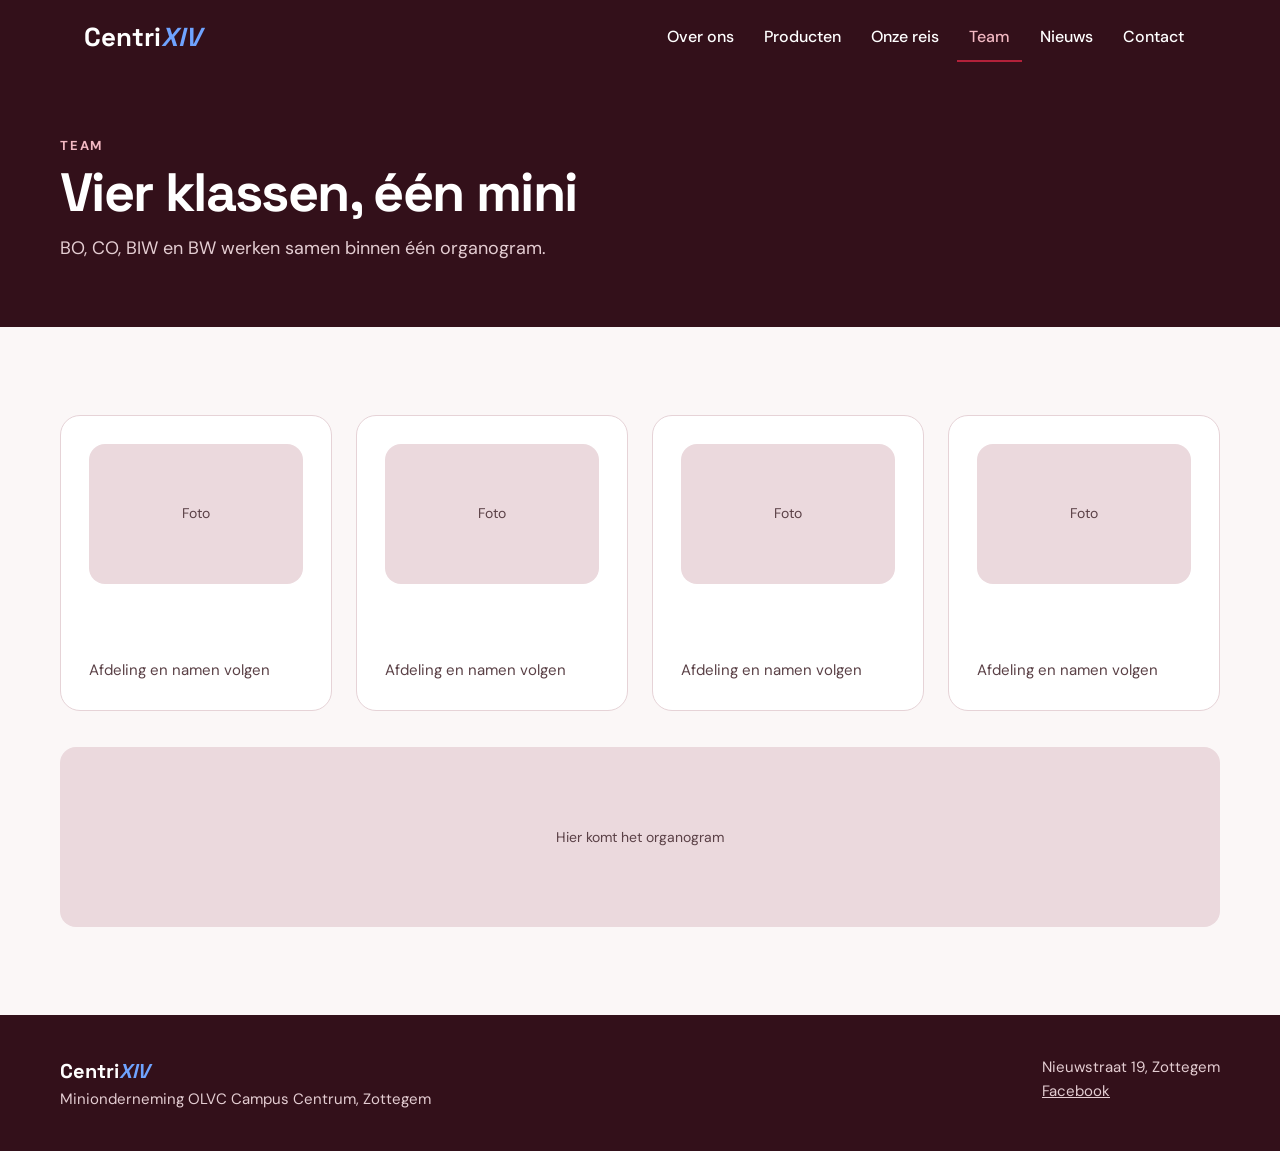
<file: Presentation/Pages/team.html>
<!doctype html>
<html lang="nl">
    <head>
        <meta charset="utf-8">
        <meta name="viewport" content="width=device-width, initial-scale=1">
        <title>Team · CentriXIV</title>

        <link
            href="https://fonts.googleapis.com/css2?family=Space+Grotesk:wght@500;700&family=DM+Sans:wght@400;500;700&display=swap"
            rel="stylesheet"
        >
        <link rel="stylesheet" href="../Stylesheets/style.css">
    </head>

    <body>
        <header>
            <div class="bar">
                <a class="logo" href="../../index.html">
                    Centri<span>XIV</span>
                </a>

                <nav>
                    <a href="over-ons.html">Over ons</a>
                    <a href="producten.html">Producten</a>
                    <a href="onze-reis.html">Onze reis</a>
                    <a href="team.html" class="active">Team</a>
                    <a href="nieuws.html">Nieuws</a>
                    <a href="contact.html">Contact</a>
                </nav>
            </div>
        </header>

        <main>
            <section class="pagehead">
                <div class="in">
                    <span class="eyebrow">Team</span>
                    <h1>Vier klassen, één mini</h1>
                    <p>
                        BO, CO, BIW en BW werken samen binnen één organogram.
                    </p>
                </div>
            </section>

            <section class="s">
                <div class="in stack" style="gap: 36px">
                    <div
                        class="g"
                        style="grid-template-columns: repeat(auto-fit, minmax(200px, 1fr))"
                    >
                        <div class="card">
                            <div class="ph" style="height: 140px">
                                Foto
                            </div>
                            <span class="logo" style="font-size: 34px">BO</span>
                            <p>Afdeling en namen volgen</p>
                        </div>

                        <div class="card">
                            <div class="ph" style="height: 140px">
                                Foto
                            </div>
                            <span class="logo" style="font-size: 34px">CO</span>
                            <p>Afdeling en namen volgen</p>
                        </div>

                        <div class="card">
                            <div class="ph" style="height: 140px">
                                Foto
                            </div>
                            <span class="logo" style="font-size: 34px">BIW</span>
                            <p>Afdeling en namen volgen</p>
                        </div>

                        <div class="card">
                            <div class="ph" style="height: 140px">
                                Foto
                            </div>
                            <span class="logo" style="font-size: 34px">BW</span>
                            <p>Afdeling en namen volgen</p>
                        </div>
                    </div>

                    <div class="ph" style="height: 180px">
                        Hier komt het organogram
                    </div>
                </div>
            </section>
        </main>

        <footer>
            <div class="in">
                <span>
                    <strong
                        class="logo"
                        style="color: #fff; font-size: 20px"
                    >
                        Centri<span>XIV</span>
                    </strong>
                    <br>
                    Minionderneming OLVC Campus Centrum, Zottegem
                </span>

                <span>
                    Nieuwstraat 19, Zottegem
                    <br>
                    <a href="https://www.facebook.com/olvccentrum">
                        Facebook
                    </a>
                </span>
            </div>
        </footer>
    </body>
</html>
</file>
<file: Presentation/Stylesheets/style.css>
/* CentriXIV · gedeelde stijl voor alle pagina's */

:root {
    --ink: #33101A;
    --paper: #FBF7F7;
    --alt: #F3E8EA;
    --card: #fff;
    --line: #E6D3D7;
    --text: #33101A;
    --muted: #5A4046;
    --accent: #B3213A;
    --eyebrow: #8A1B30;
    --blue: #6FA3FF;
    --soft: #E4CDD2;
    --ph: #EBD9DD;
}

* {
    box-sizing: border-box;
}

html {
    scroll-behavior: smooth;
}

body {
    margin: 0;
    background: var(--paper);
    color: var(--text);
    font-family: 'DM Sans', system-ui, sans-serif;
    line-height: 1.6;
}

h1,
h2,
h3,
.logo {
    font-family: 'Space Grotesk', 'DM Sans', sans-serif;
    margin: 0;
}

p {
    margin: 0;
}

a {
    color: inherit;
}

.in {
    max-width: 1160px;
    margin: 0 auto;
}

.s {
    padding: 88px 24px;
}

.alt {
    background: var(--alt);
}

.eyebrow {
    font-size: 13px;
    letter-spacing: .14em;
    text-transform: uppercase;
    font-weight: 700;
    color: var(--eyebrow);
}

h2 {
    font-size: clamp(30px, 5vw, 42px);
    line-height: 1.1;
    letter-spacing: -.02em;
    margin-top: 8px;
}

.btn {
    display: inline-flex;
    align-items: center;
    min-height: 48px;
    padding: 0 28px;
    background: var(--accent);
    color: #fff;
    font-weight: 700;
    text-decoration: none;
    border-radius: 999px;
    border: 2px solid var(--accent);
}

.btn.o {
    background: transparent;
    color: inherit;
    border-color: currentColor;
}

.social-links {
    display: flex;
    flex-wrap: wrap;
    gap: 12px;
}

.g {
    display: grid;
    gap: 24px;
    grid-template-columns: repeat(auto-fit, minmax(230px, 1fr));
}

.card {
    background: var(--card);
    border: 1px solid var(--line);
    border-radius: 20px;
    padding: 28px;
    display: flex;
    flex-direction: column;
    gap: 10px;
}

.card p {
    color: var(--muted);
    font-size: 15px;
}

.ph {
    background: var(--ph);
    color: var(--muted);
    border-radius: 16px;
    display: flex;
    align-items: center;
    justify-content: center;
    text-align: center;
    padding: 16px;
    font-size: 14px;
}

.stack {
    display: flex;
    flex-direction: column;
    gap: 16px;
}

.lead {
    font-size: 17px;
    color: var(--muted);
}

.two {
    display: grid;
    grid-template-columns: repeat(auto-fit, minmax(300px, 1fr));
    gap: 56px;
    align-items: center;
}

/* Header en menu */

header {
    background: var(--ink);
    color: #fff;
    position: sticky;
    top: 0;
    z-index: 5;
}

.bar {
    display: flex;
    justify-content: space-between;
    align-items: center;
    gap: 12px;
    flex-wrap: wrap;
    padding: 14px 24px;
    max-width: 1160px;
    margin: 0 auto;
}

.logo {
    font-size: 26px;
    font-weight: 700;
    text-decoration: none;
    color: #fff;
}

.logo span {
    color: var(--blue);
    font-style: italic;
}

nav {
    display: flex;
    gap: 6px;
    flex-wrap: wrap;
}

nav a {
    color: #fff;
    text-decoration: none;
    padding: 10px 12px;
    font-weight: 500;
    min-height: 44px;
    display: inline-flex;
    align-items: center;
    border-bottom: 2px solid transparent;
}

nav a:hover {
    color: #F2B8C2;
}

nav a.active {
    border-bottom-color: var(--accent);
    color: #F2B8C2;
}

/* Hero (homepage) en paginakop (subpagina's) */

.hero {
    background: var(--ink);
    color: #fff;
    padding: 72px 24px 96px;
}

.hero .in {
    display: grid;
    grid-template-columns: repeat(auto-fit, minmax(300px, 1fr));
    gap: 56px;
    align-items: center;
}

.hero h1 {
    font-size: clamp(38px, 7vw, 64px);
    line-height: 1.03;
    letter-spacing: -.03em;
}

.hero p {
    font-size: 19px;
    color: var(--soft);
    max-width: 520px;
}

.pagehead {
    background: var(--ink);
    color: #fff;
    padding: 56px 24px 64px;
}

.pagehead h1 {
    font-size: clamp(34px, 6vw, 54px);
    letter-spacing: -.03em;
    line-height: 1.05;
    margin-top: 8px;
}

.pagehead p {
    color: var(--soft);
    font-size: 18px;
    max-width: 600px;
    margin-top: 12px;
}

.pagehead .eyebrow {
    color: #F2B8C2;
}

.ring {
    width: min(380px, 100%);
    aspect-ratio: 1;
    border-radius: 50%;
    border: 2px solid #6B2536;
    display: flex;
    align-items: center;
    justify-content: center;
    margin: 0 auto;
}

.ring i {
    width: 72%;
    height: 72%;
    border-radius: 50%;
    border: 2px solid #8F3347;
    display: flex;
    align-items: center;
    justify-content: center;
}

.ring b {
    width: 56%;
    height: 56%;
    border-radius: 50%;
    background: var(--accent);
    display: flex;
    align-items: center;
    justify-content: center;
    font: 700 clamp(34px, 6vw, 52px) 'Space Grotesk', sans-serif;
    color: #fff;
}

.num {
    font: 700 32px 'Space Grotesk', sans-serif;
    color: var(--accent);
}

.q {
    font: 700 48px 'Space Grotesk', sans-serif;
    color: var(--muted);
    opacity: .5;
}

.dark {
    background: var(--ink);
    color: #fff;
    border-color: var(--ink);
}

.dark p {
    color: var(--soft);
}

.dark .num {
    color: #F2B8C2;
}

.cta {
    text-align: center;
}

footer {
    background: var(--ink);
    color: var(--soft);
    padding: 40px 24px;
}

footer .in {
    display: flex;
    justify-content: space-between;
    flex-wrap: wrap;
    gap: 16px;
    font-size: 15px;
}

/* Groepsfoto Diksmuide */

#fotodsk {
    position: relative;
    display: block;
    width: 100%;
    aspect-ratio: 4 / 3;
    min-height: 0 !important;
    padding: 0;
    overflow: hidden;
    border-radius: 20px;
    box-shadow: 0 18px 40px rgba(0, 0, 0, .18);
}

/* Werkt als het id op het kader staat en de foto erin zit */

#fotodsk img {
    position: absolute;
    inset: 0;
    width: 100%;
    height: 100%;
    object-fit: cover;
    object-position: center 35%;
    border-radius: inherit;
}

/* Werkt ook als het id op de foto zelf staat: <img id="fotodsk" ...> */

img#fotodsk {
    height: auto;
    object-fit: cover;
    object-position: center 35%;
}

/* Gsm */

@media (max-width: 600px) {
    #fotodsk {
        aspect-ratio: 4 / 3;
        border-radius: 16px;
        box-shadow: 0 10px 24px rgba(0, 0, 0, .16);
    }
}
</file>
<file: style.css>
/* CentriXIV · gedeelde stijl voor alle pagina's */
:root{--ink:#33101A;--paper:#FBF7F7;--alt:#F3E8EA;--card:#fff;--line:#E6D3D7;--text:#33101A;--muted:#5A4046;--accent:#B3213A;--eyebrow:#8A1B30;--blue:#6FA3FF;--soft:#E4CDD2;--ph:#EBD9DD}
@media (prefers-color-scheme:dark){:root{--ink:#1C070D;--paper:#240C13;--alt:#2E1019;--card:#38141F;--line:#512231;--text:#F5E8EA;--muted:#D2B5BB;--accent:#D8364F;--eyebrow:#F2A0AE;--ph:#4A1B28}}
*{box-sizing:border-box}
html{scroll-behavior:smooth}
body{margin:0;background:var(--paper);color:var(--text);font-family:'DM Sans',system-ui,sans-serif;line-height:1.6}
h1,h2,h3,.logo{font-family:'Space Grotesk','DM Sans',sans-serif;margin:0}
p{margin:0}
a{color:inherit}
.in{max-width:1160px;margin:0 auto}
.s{padding:88px 24px}
.alt{background:var(--alt)}
.eyebrow{font-size:13px;letter-spacing:.14em;text-transform:uppercase;font-weight:700;color:var(--eyebrow)}
h2{font-size:clamp(30px,5vw,42px);line-height:1.1;letter-spacing:-.02em;margin-top:8px}
.btn{display:inline-flex;align-items:center;min-height:48px;padding:0 28px;background:var(--accent);color:#fff;font-weight:700;text-decoration:none;border-radius:999px;border:2px solid var(--accent)}
.btn.o{background:transparent;color:inherit;border-color:currentColor}
.g{display:grid;gap:24px;grid-template-columns:repeat(auto-fit,minmax(230px,1fr))}
.card{background:var(--card);border:1px solid var(--line);border-radius:20px;padding:28px;display:flex;flex-direction:column;gap:10px}
.card p{color:var(--muted);font-size:15px}
.ph{background:var(--ph);color:var(--muted);border-radius:16px;display:flex;align-items:center;justify-content:center;text-align:center;padding:16px;font-size:14px}
.stack{display:flex;flex-direction:column;gap:16px}
.lead{font-size:17px;color:var(--muted)}
.two{display:grid;grid-template-columns:repeat(auto-fit,minmax(300px,1fr));gap:56px;align-items:center}

/* header en menu */
header{background:var(--ink);color:#fff;position:sticky;top:0;z-index:5}
.bar{display:flex;justify-content:space-between;align-items:center;gap:12px;flex-wrap:wrap;padding:14px 24px;max-width:1160px;margin:0 auto}
.logo{font-size:26px;font-weight:700;text-decoration:none;color:#fff}
.logo span{color:var(--blue);font-style:italic}
nav{display:flex;gap:6px;flex-wrap:wrap}
nav a{color:#fff;text-decoration:none;padding:10px 12px;font-weight:500;min-height:44px;display:inline-flex;align-items:center;border-bottom:2px solid transparent}
nav a:hover{color:#F2B8C2}
nav a.active{border-bottom-color:var(--accent);color:#F2B8C2}

/* hero (homepage) en paginakop (subpagina's) */
.hero{background:var(--ink);color:#fff;padding:72px 24px 96px}
.hero .in{display:grid;grid-template-columns:repeat(auto-fit,minmax(300px,1fr));gap:56px;align-items:center}
.hero h1{font-size:clamp(38px,7vw,64px);line-height:1.03;letter-spacing:-.03em}
.hero p{font-size:19px;color:var(--soft);max-width:520px}
.pagehead{background:var(--ink);color:#fff;padding:56px 24px 64px}
.pagehead h1{font-size:clamp(34px,6vw,54px);letter-spacing:-.03em;line-height:1.05;margin-top:8px}
.pagehead p{color:var(--soft);font-size:18px;max-width:600px;margin-top:12px}
.pagehead .eyebrow{color:#F2B8C2}
.ring{width:min(380px,100%);aspect-ratio:1;border-radius:50%;border:2px solid #6B2536;display:flex;align-items:center;justify-content:center;margin:0 auto}
.ring i{width:72%;height:72%;border-radius:50%;border:2px solid #8F3347;display:flex;align-items:center;justify-content:center}
.ring b{width:56%;height:56%;border-radius:50%;background:var(--accent);display:flex;align-items:center;justify-content:center;font:700 clamp(34px,6vw,52px) 'Space Grotesk',sans-serif;color:#fff}
.num{font:700 32px 'Space Grotesk',sans-serif;color:var(--accent)}
.q{font:700 48px 'Space Grotesk',sans-serif;color:var(--muted);opacity:.5}
.dark{background:var(--ink);color:#fff;border-color:var(--ink)}
.dark p{color:var(--soft)}
.dark .num{color:#F2B8C2}
.cta{text-align:center}
footer{background:var(--ink);color:var(--soft);padding:40px 24px}
footer .in{display:flex;justify-content:space-between;flex-wrap:wrap;gap:16px;font-size:15px}


#fotodsk{
  position:relative;
  display:block;
  width:100%;
  aspect-ratio:4/3;
  min-height:0 !important;      /* overschrijft de vaste hoogte van de plaatshouder */
  padding:0;
  overflow:hidden;
  border-radius:20px;
  box-shadow:0 18px 40px rgba(0,0,0,.18);
}

/* Werkt als het id op het kader staat en de foto erin zit */
#fotodsk img{
  position:absolute;
  inset:0;
  width:100%;
  height:100%;
  object-fit:cover;             /* vult het kader en snijdt netjes bij */
  object-position:center 35%;   /* houdt de gezichten in beeld */
  border-radius:inherit;
}

/* Werkt ook als het id op de foto zelf staat: <img id="fotodsk" ...> */
img#fotodsk{
  height:auto;
  object-fit:cover;
  object-position:center 35%;
}


/* Gsm */
@media (max-width:600px){
  #fotodsk{
    aspect-ratio:4/3;
    border-radius:16px;
    box-shadow:0 10px 24px rgba(0,0,0,.16);
  }
}
</file>
